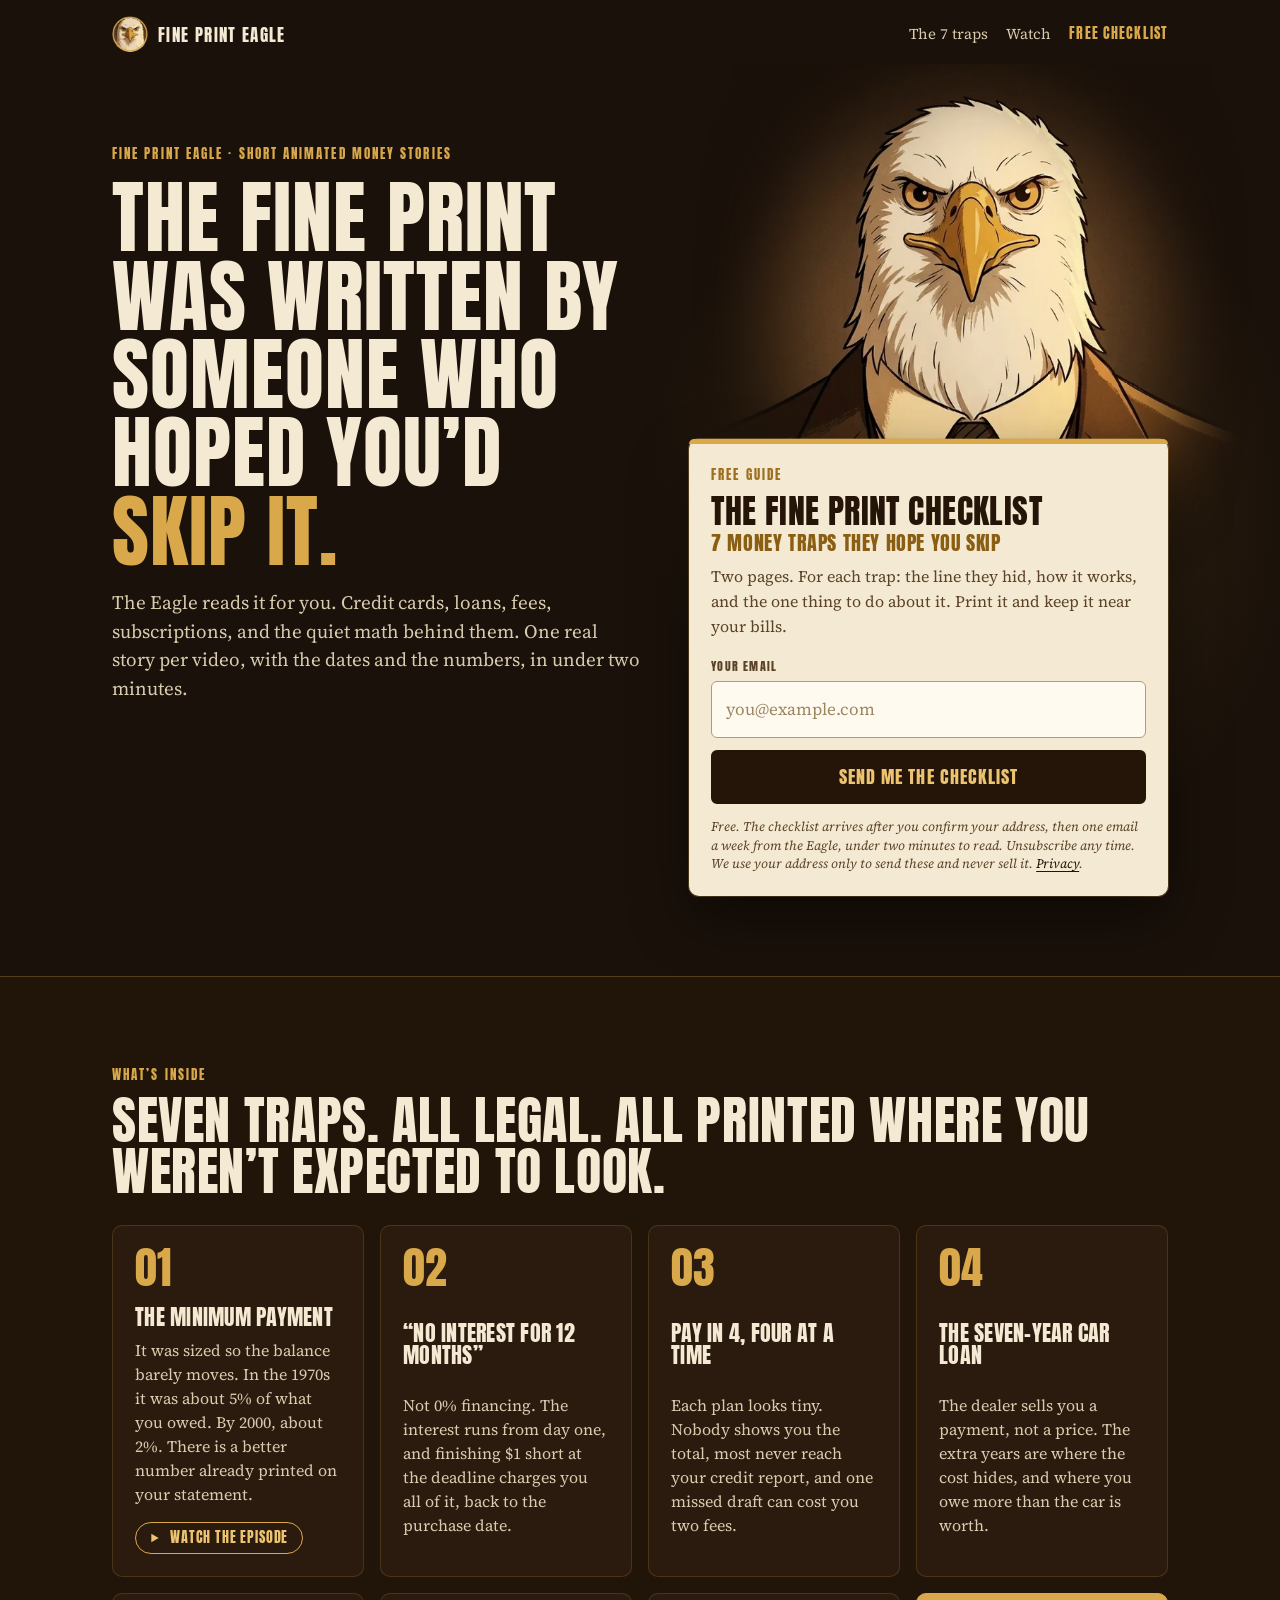
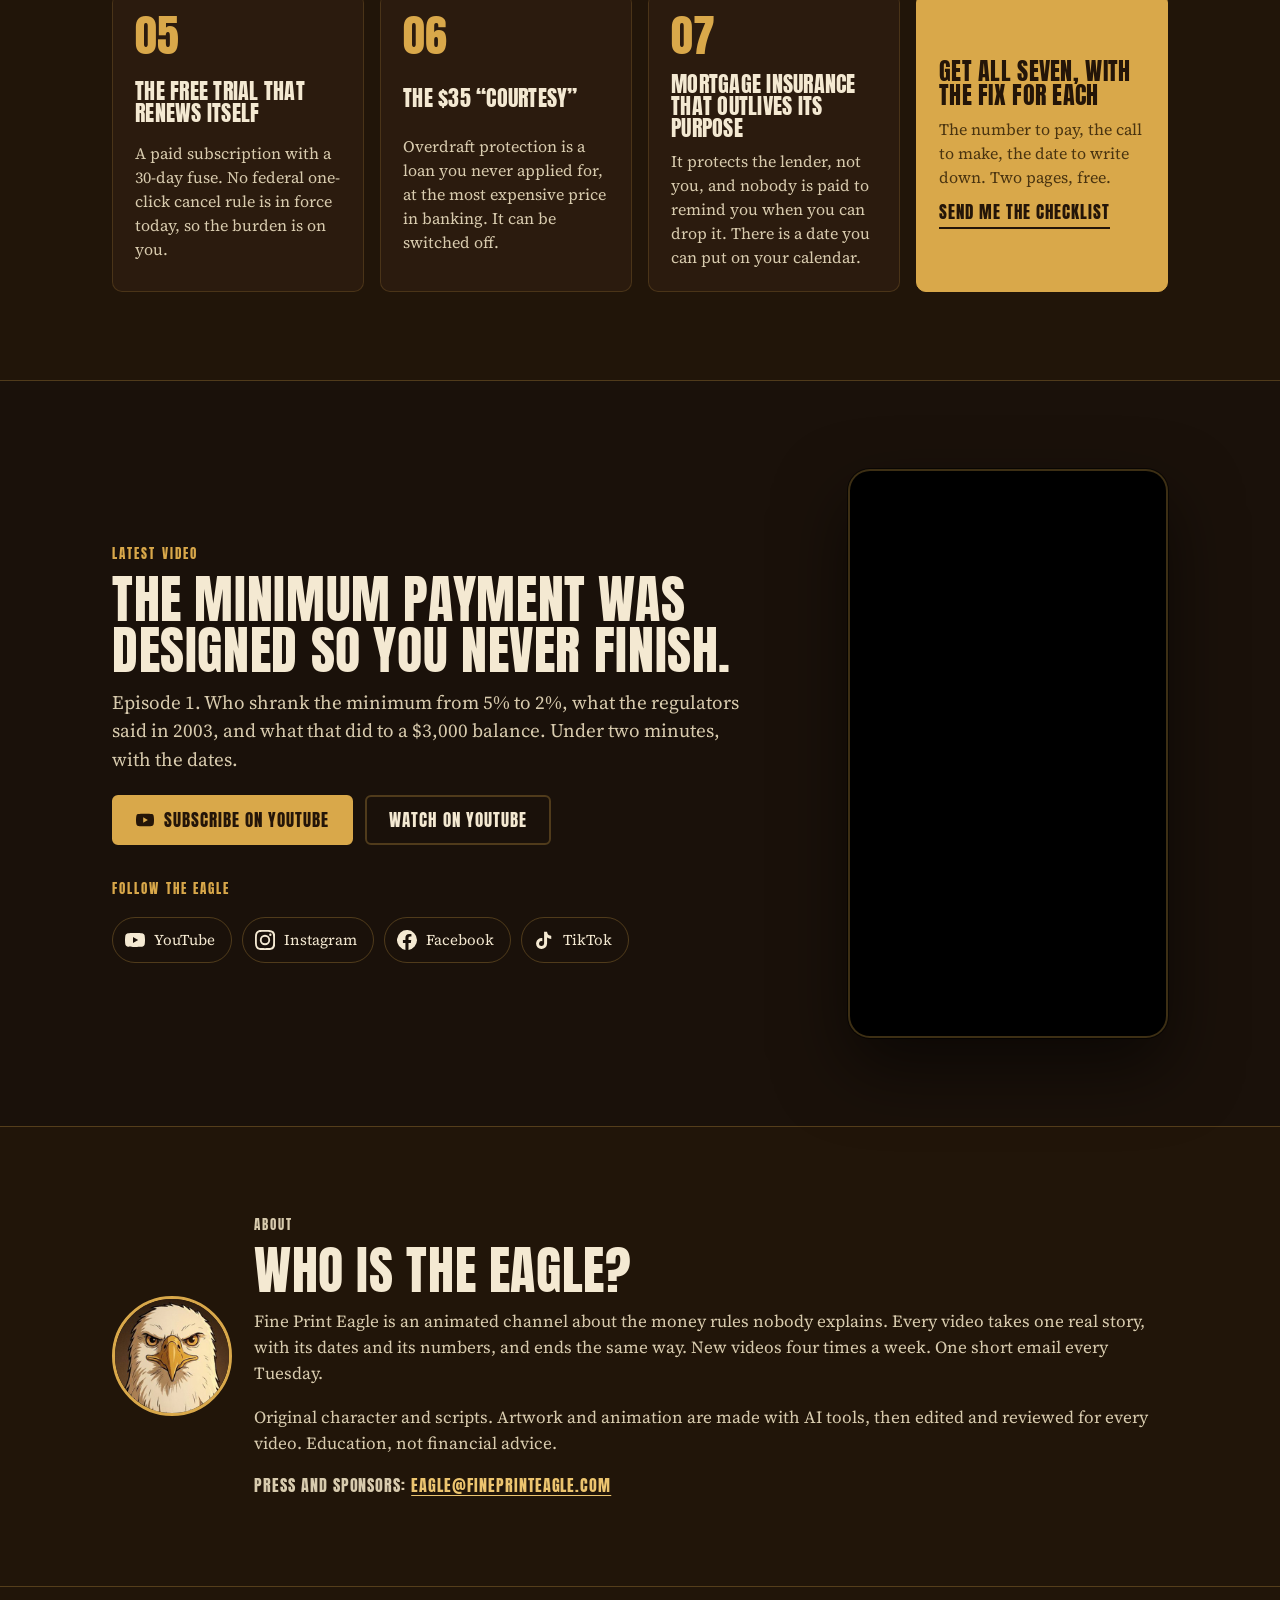
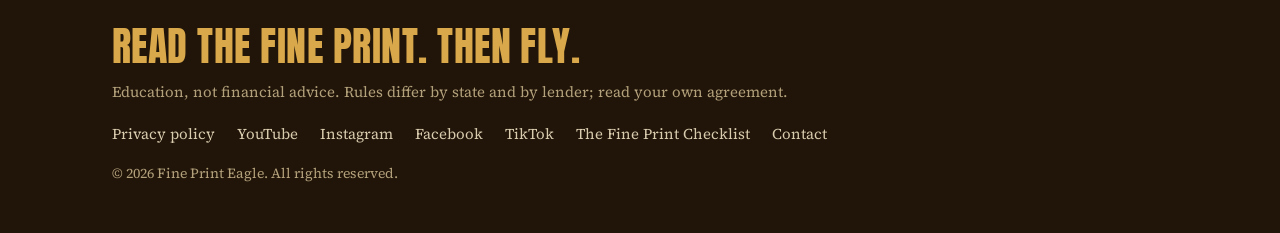
<file: index.html>
<!doctype html>
<html lang="en">
<head>
<meta charset="utf-8">
<meta name="viewport" content="width=device-width, initial-scale=1">
<title>Fine Print Eagle — Read the fine print. Then fly.</title>
<meta name="description" content="Short animated stories about the money rules nobody explains. Get the free Fine Print Checklist: 7 money traps hiding in your credit cards, loans, subscriptions and bank account.">
<link rel="canonical" href="https://fineprinteagle.com/">
<meta name="theme-color" content="#1a110a">

<meta property="og:type" content="website">
<meta property="og:site_name" content="Fine Print Eagle">
<meta property="og:url" content="https://fineprinteagle.com/">
<meta property="og:title" content="The Fine Print Checklist — 7 money traps they hope you skip">
<meta property="og:description" content="Free two-page guide from Fine Print Eagle: the line they hid, the mechanism, and the one thing to do about each. Plus one two-minute email a week.">
<meta property="og:image" content="https://fineprinteagle.com/assets/og-image.jpg">
<meta property="og:image:width" content="1200">
<meta property="og:image:height" content="630">
<meta property="og:image:alt" content="Fine Print Eagle, a bald eagle in a three-piece suit, beside the words The Fine Print Checklist">
<meta name="twitter:card" content="summary_large_image">
<meta name="twitter:title" content="The Fine Print Checklist — 7 money traps they hope you skip">
<meta name="twitter:description" content="Free two-page guide from Fine Print Eagle, plus one two-minute email a week.">
<meta name="twitter:image" content="https://fineprinteagle.com/assets/og-image.jpg">

<link rel="icon" type="image/png" sizes="32x32" href="/assets/favicon-32.png">
<link rel="icon" type="image/png" sizes="192x192" href="/assets/favicon-192.png">
<link rel="apple-touch-icon" href="/assets/apple-touch-icon.png">

<link rel="preconnect" href="https://fonts.googleapis.com">
<link rel="preconnect" href="https://fonts.gstatic.com" crossorigin>
<link href="https://fonts.googleapis.com/css2?family=Anton&family=Source+Serif+4:ital,opsz,wght@0,8..60,400;0,8..60,600;1,8..60,400&display=swap" rel="stylesheet">
<link rel="stylesheet" href="/assets/site.css?v=2">
</head>
<body>
<a class="skip" href="#signup">Skip to the signup form</a>

<header class="top">
  <div class="wrap">
    <a class="wordmark" href="/" aria-label="Fine Print Eagle home">
      <img src="/assets/favicon-192.png" width="36" height="36" alt="">
      <span>Fine Print Eagle</span>
    </a>
    <nav class="topnav" aria-label="Site">
      <a href="#traps">The 7 traps</a>
      <a href="#watch">Watch</a>
      <a class="cta" href="#signup" data-track="nav_checklist">Free checklist</a>
    </nav>
  </div>
</header>

<main id="main">
  <section class="hero" aria-labelledby="hero-title">
    <div class="wrap">
      <div class="hero-art rise">
        <picture>
          <source type="image/webp" srcset="/assets/eagle-480.webp 480w, /assets/eagle-800.webp 800w" sizes="(min-width:960px) 600px, 80vw">
          <img src="/assets/eagle-480.jpg" srcset="/assets/eagle-480.jpg 480w, /assets/eagle-800.jpg 800w" sizes="(min-width:960px) 600px, 80vw" width="800" height="800" alt="Fine Print Eagle: a bald eagle in a dark brown three-piece suit, looking straight at you." fetchpriority="high">
        </picture>
      </div>

      <div class="hero-copy">
        <p class="eyebrow rise">Fine Print Eagle · Short animated money stories</p>
        <h1 id="hero-title" class="rise d1">The fine print was written by someone who hoped you&rsquo;d <em>skip it.</em></h1>
        <p class="lede rise d2">The Eagle reads it for you. Credit cards, loans, fees, subscriptions, and the quiet math behind them. One real story per video, with the dates and the numbers, in under two minutes.</p>
      </div>

      <form id="signup" class="card rise d3" data-track-signup action="https://app.kit.com/forms/10162198/subscriptions" method="post" aria-labelledby="signup-title">
        <p class="eyebrow">Free guide</p>
        <h2 id="signup-title">The Fine Print Checklist <small>7 money traps they hope you skip</small></h2>
        <p class="what">Two pages. For each trap: the line they hid, how it works, and the one thing to do about it. Print it and keep it near your bills.</p>
        <label class="field" for="email">
          <span>Your email</span>
          <input id="email" type="email" name="email_address" placeholder="you@example.com" autocomplete="email" inputmode="email" required>
        </label>
        <button class="btn btn-ink" type="submit">Send me the checklist</button>
        <p class="fine">Free. The checklist arrives after you confirm your address, then one email a week from the Eagle, under two minutes to read. Unsubscribe any time. We use your address only to send these and never sell it. <a href="/privacy/">Privacy</a>.</p>
      </form>
    </div>
  </section>

  <section id="traps" class="band band-2" aria-labelledby="traps-title">
    <div class="wrap">
      <div class="band-head">
        <p class="eyebrow">What&rsquo;s inside</p>
        <h2 id="traps-title">Seven traps. All legal. All printed where you weren&rsquo;t expected to look.</h2>
      </div>
      <ol class="traps">
        <li class="trap">
          <span class="n" aria-hidden="true">01</span>
          <h3>The minimum payment</h3>
          <p>It was sized so the balance barely moves. In the 1970s it was about 5% of what you owed. By 2000, about 2%. There is a better number already printed on your statement.</p>
          <a class="trap-watch" href="https://www.youtube.com/shorts/a8QkwN_bDpg" target="_blank" rel="noopener" data-track="trap_watch_001"><svg viewBox="0 0 24 24" aria-hidden="true"><path d="M8 5.5v13l11-6.5z"/></svg>Watch the episode<span class="sr-only"> (opens YouTube)</span></a>
        </li>
        <li class="trap">
          <span class="n" aria-hidden="true">02</span>
          <h3>&ldquo;No interest for 12 months&rdquo;</h3>
          <p>Not 0% financing. The interest runs from day one, and finishing $1 short at the deadline charges you all of it, back to the purchase date.</p>
        </li>
        <li class="trap">
          <span class="n" aria-hidden="true">03</span>
          <h3>Pay in 4, four at a time</h3>
          <p>Each plan looks tiny. Nobody shows you the total, most never reach your credit report, and one missed draft can cost you two fees.</p>
        </li>
        <li class="trap">
          <span class="n" aria-hidden="true">04</span>
          <h3>The seven-year car loan</h3>
          <p>The dealer sells you a payment, not a price. The extra years are where the cost hides, and where you owe more than the car is worth.</p>
        </li>
        <li class="trap">
          <span class="n" aria-hidden="true">05</span>
          <h3>The free trial that renews itself</h3>
          <p>A paid subscription with a 30-day fuse. No federal one-click cancel rule is in force today, so the burden is on you.</p>
        </li>
        <li class="trap">
          <span class="n" aria-hidden="true">06</span>
          <h3>The $35 &ldquo;courtesy&rdquo;</h3>
          <p>Overdraft protection is a loan you never applied for, at the most expensive price in banking. It can be switched off.</p>
        </li>
        <li class="trap">
          <span class="n" aria-hidden="true">07</span>
          <h3>Mortgage insurance that outlives its purpose</h3>
          <p>It protects the lender, not you, and nobody is paid to remind you when you can drop it. There is a date you can put on your calendar.</p>
        </li>
        <li class="trap trap-cta">
          <h3>Get all seven, with the fix for each</h3>
          <p>The number to pay, the call to make, the date to write down. Two pages, free.</p>
          <a href="#signup" data-track="checklist_cta">Send me the checklist</a>
        </li>
      </ol>
    </div>
  </section>

  <section id="watch" class="band" aria-labelledby="watch-title">
    <div class="wrap video-grid">
      <div class="video-copy">
        <p class="eyebrow">Latest video</p>
        <h2 id="watch-title">The minimum payment was designed so you never finish.</h2>
        <p class="lede">Episode 1. Who shrank the minimum from 5% to 2%, what the regulators said in 2003, and what that did to a $3,000 balance. Under two minutes, with the dates.</p>
        <div class="actions">
          <a class="btn btn-gold" href="https://www.youtube.com/@FinePrintEagle?sub_confirmation=1" rel="noopener" data-track="subscribe_youtube">
            <svg viewBox="0 0 24 24" aria-hidden="true"><path d="M23.5 6.2a3 3 0 0 0-2.1-2.1C19.5 3.6 12 3.6 12 3.6s-7.5 0-9.4.5A3 3 0 0 0 .5 6.2 31 31 0 0 0 0 12a31 31 0 0 0 .5 5.8 3 3 0 0 0 2.1 2.1c1.9.5 9.4.5 9.4.5s7.5 0 9.4-.5a3 3 0 0 0 2.1-2.1A31 31 0 0 0 24 12a31 31 0 0 0-.5-5.8zM9.6 15.6V8.4l6.2 3.6-6.2 3.6z"/></svg>
            Subscribe on YouTube
          </a>
          <a class="btn btn-ghost" href="https://www.youtube.com/shorts/a8QkwN_bDpg" rel="noopener" data-track="watch_short">Watch on YouTube</a>
        </div>

        <p class="eyebrow" style="margin-top:34px">Follow the Eagle</p>
        <div class="follow">
          <a href="https://www.youtube.com/@FinePrintEagle" rel="noopener" data-track="follow_youtube">
            <svg viewBox="0 0 24 24" aria-hidden="true"><path d="M23.5 6.2a3 3 0 0 0-2.1-2.1C19.5 3.6 12 3.6 12 3.6s-7.5 0-9.4.5A3 3 0 0 0 .5 6.2 31 31 0 0 0 0 12a31 31 0 0 0 .5 5.8 3 3 0 0 0 2.1 2.1c1.9.5 9.4.5 9.4.5s7.5 0 9.4-.5a3 3 0 0 0 2.1-2.1A31 31 0 0 0 24 12a31 31 0 0 0-.5-5.8zM9.6 15.6V8.4l6.2 3.6-6.2 3.6z"/></svg>
            YouTube
          </a>
          <a href="https://www.instagram.com/fineprinteagle/" rel="noopener" data-track="follow_instagram">
            <svg viewBox="0 0 24 24" aria-hidden="true"><path d="M12 2.2c3.2 0 3.6 0 4.8.1 1.2.1 1.8.2 2.2.4.6.2 1 .5 1.4.9.4.4.7.8.9 1.4.2.4.4 1 .4 2.2.1 1.3.1 1.6.1 4.8s0 3.6-.1 4.8c-.1 1.2-.2 1.8-.4 2.2-.2.6-.5 1-.9 1.4-.4.4-.8.7-1.4.9-.4.2-1 .4-2.2.4-1.3.1-1.6.1-4.8.1s-3.6 0-4.8-.1c-1.2-.1-1.8-.2-2.2-.4-.6-.2-1-.5-1.4-.9-.4-.4-.7-.8-.9-1.4-.2-.4-.4-1-.4-2.2C2.2 15.6 2.2 15.2 2.2 12s0-3.6.1-4.8c.1-1.2.2-1.8.4-2.2.2-.6.5-1 .9-1.4.4-.4.8-.7 1.4-.9.4-.2 1-.4 2.2-.4C8.4 2.2 8.8 2.2 12 2.2M12 0C8.7 0 8.3 0 7.1.1 5.8.1 4.9.3 4.1.6c-.8.3-1.5.7-2.2 1.4C1.3 2.6.9 3.3.6 4.1.3 4.9.1 5.8.1 7.1 0 8.3 0 8.7 0 12s0 3.7.1 4.9c.1 1.3.3 2.2.6 3 .3.8.7 1.5 1.4 2.2.7.7 1.4 1.1 2.2 1.4.8.3 1.7.5 3 .6 1.2.1 1.6.1 4.9.1s3.7 0 4.9-.1c1.3-.1 2.2-.3 3-.6.8-.3 1.5-.7 2.2-1.4.7-.7 1.1-1.4 1.4-2.2.3-.8.5-1.7.6-3 .1-1.2.1-1.6.1-4.9s0-3.7-.1-4.9c-.1-1.3-.3-2.2-.6-3-.3-.8-.7-1.5-1.4-2.2C21.4 1.3 20.7.9 19.9.6c-.8-.3-1.7-.5-3-.6C15.7 0 15.3 0 12 0zm0 5.8a6.2 6.2 0 1 0 0 12.4 6.2 6.2 0 0 0 0-12.4zM12 16a4 4 0 1 1 0-8 4 4 0 0 1 0 8zm6.4-11.8a1.4 1.4 0 1 0 0 2.9 1.4 1.4 0 0 0 0-2.9z"/></svg>
            Instagram
          </a>
          <a href="https://www.facebook.com/fine.print.eagle" rel="noopener" data-track="follow_facebook">
            <svg viewBox="0 0 24 24" aria-hidden="true"><path d="M24 12a12 12 0 1 0-13.9 11.9v-8.4H7.1V12h3V9.4c0-3 1.8-4.7 4.5-4.7 1.3 0 2.7.2 2.7.2v3h-1.5c-1.5 0-2 .9-2 1.9V12h3.3l-.5 3.5h-2.8v8.4A12 12 0 0 0 24 12z"/></svg>
            Facebook
          </a>
          <a href="https://www.tiktok.com/@fineprinteagle" rel="noopener" data-track="follow_tiktok">
            <svg viewBox="0 0 24 24" aria-hidden="true"><path d="M19.6 6.7a5 5 0 0 1-3.9-4.4V2h-3.6v14.3a3 3 0 1 1-2.1-2.9V9.7a6.6 6.6 0 1 0 5.7 6.6V9.1a8.5 8.5 0 0 0 5 1.6V7.1a5 5 0 0 1-1.1-.4z"/></svg>
            TikTok
          </a>
        </div>
      </div>

      <div class="phone">
        <iframe src="https://www.youtube-nocookie.com/embed/a8QkwN_bDpg" title="Fine Print Eagle, episode 1: The minimum payment was designed so you never finish" loading="lazy" allow="accelerometer; encrypted-media; gyroscope; picture-in-picture; web-share" allowfullscreen referrerpolicy="strict-origin-when-cross-origin"></iframe>
      </div>
    </div>
  </section>

  <section id="about" class="band band-2" aria-labelledby="about-title">
    <div class="wrap about">
      <img src="/assets/eagle-head-320.jpg" width="120" height="120" alt="" loading="lazy">
      <div>
        <p class="eyebrow">About</p>
        <h2 id="about-title">Who is the Eagle?</h2>
        <p style="margin-top:12px">Fine Print Eagle is an animated channel about the money rules nobody explains. Every video takes one real story, with its dates and its numbers, and ends the same way. New videos four times a week. One short email every Tuesday.</p>
        <p>Original character and scripts. Artwork and animation are made with AI tools, then edited and reviewed for every video. Education, not financial advice.</p>
        <p class="contact" style="margin:0">Press and sponsors: <a href="mailto:eagle@fineprinteagle.com">eagle@fineprinteagle.com</a></p>
      </div>
    </div>
  </section>
</main>

<footer>
  <div class="wrap">
    <p class="mantra display">Read the fine print. Then fly.</p>
    <p class="legal">Education, not financial advice. Rules differ by state and by lender; read your own agreement.</p>
    <nav aria-label="Footer">
      <a href="/privacy/">Privacy policy</a>
      <a href="https://www.youtube.com/@FinePrintEagle" rel="noopener" data-track="footer_youtube">YouTube</a>
      <a href="https://www.instagram.com/fineprinteagle/" rel="noopener" data-track="footer_instagram">Instagram</a>
      <a href="https://www.facebook.com/fine.print.eagle" rel="noopener" data-track="footer_facebook">Facebook</a>
      <a href="https://www.tiktok.com/@fineprinteagle" rel="noopener" data-track="footer_tiktok">TikTok</a>
      <a href="/checklist/" data-track="footer_checklist">The Fine Print Checklist</a>
      <a href="mailto:eagle@fineprinteagle.com">Contact</a>
    </nav>
    <p class="copy">&copy; 2026 Fine Print Eagle. All rights reserved.</p>
  </div>
</footer>
<script src="/assets/config.js" defer></script>
<script src="/assets/track.js" defer></script>
</body>
</html>
</file>
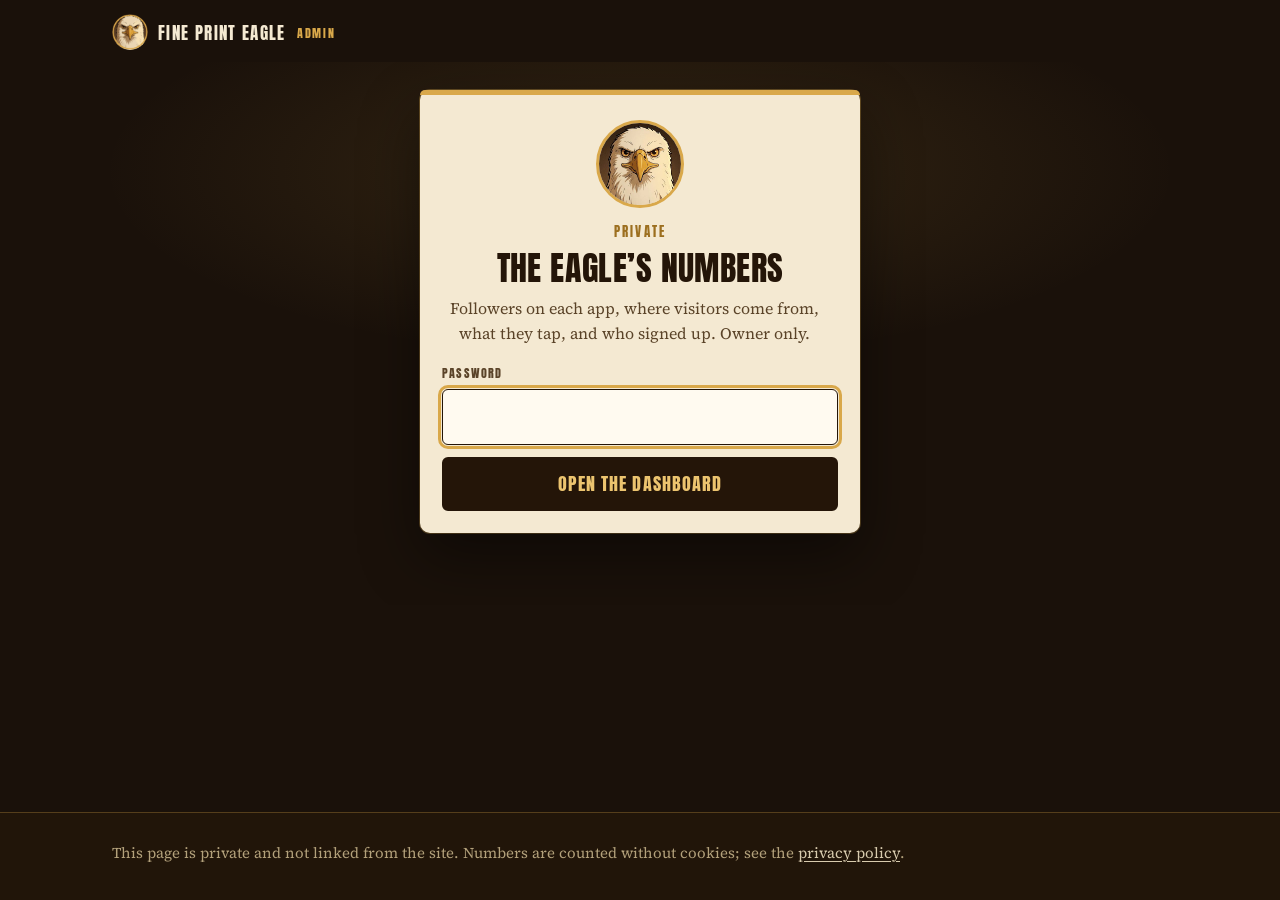
<file: admin/index.html>
<!doctype html>
<html lang="en">
<head>
<meta charset="utf-8">
<meta name="viewport" content="width=device-width, initial-scale=1">
<title>Admin — Fine Print Eagle</title>
<meta name="robots" content="noindex, nofollow, noarchive">
<meta name="referrer" content="no-referrer">
<meta name="theme-color" content="#1a110a">
<link rel="icon" type="image/png" sizes="32x32" href="/assets/favicon-32.png">
<link rel="icon" type="image/png" sizes="192x192" href="/assets/favicon-192.png">
<link rel="apple-touch-icon" href="/assets/apple-touch-icon.png">
<link rel="preconnect" href="https://fonts.googleapis.com">
<link rel="preconnect" href="https://fonts.gstatic.com" crossorigin>
<link href="https://fonts.googleapis.com/css2?family=Anton&family=Source+Serif+4:ital,opsz,wght@0,8..60,400;0,8..60,600;1,8..60,400&display=swap" rel="stylesheet">
<link rel="stylesheet" href="/assets/site.css">
<link rel="stylesheet" href="/assets/admin.css?v=3">
</head>
<body class="admin">
<a class="skip" href="#main">Skip to the numbers</a>

<header class="top">
  <div class="wrap">
    <a class="wordmark" href="/" aria-label="Fine Print Eagle home">
      <img src="/assets/favicon-192.png" width="36" height="36" alt="">
      <span>Fine Print Eagle <em class="admin-tag">Admin</em></span>
    </a>
    <nav class="topnav" aria-label="Admin">
      <button id="logout" class="linklike" type="button" hidden>Log out</button>
    </nav>
  </div>
</header>

<main id="main">

  <!-- Password screen -->
  <section id="login" class="login" aria-labelledby="login-title">
    <div class="wrap">
      <form id="login-form" class="card login-card" novalidate>
        <img src="/assets/eagle-head-320.jpg" width="88" height="88" alt="" class="login-eagle">
        <p class="eyebrow">Private</p>
        <h1 id="login-title">The Eagle&rsquo;s numbers</h1>
        <p class="what">Followers on each app, where visitors come from, what they tap, and who signed up. Owner only.</p>
        <label class="field" for="password">
          <span>Password</span>
          <input id="password" type="password" name="password" autocomplete="current-password" required autofocus>
        </label>
        <button id="login-btn" class="btn btn-ink" type="submit">Open the dashboard</button>
        <p id="login-msg" class="form-msg" role="alert" aria-live="polite"></p>
      </form>
    </div>
  </section>

  <!-- Dashboard -->
  <section id="dash" class="dash" hidden aria-labelledby="dash-title">
    <div class="wrap">
      <div class="dash-head">
        <div>
          <p class="eyebrow">Fine Print Eagle</p>
          <h1 id="dash-title">The numbers</h1>
        </div>
      </div>

      <div id="notice" class="notice" hidden role="status" aria-live="polite"></div>

      <!-- Your channels: followers and views on each app, from the daily snapshot -->
      <section id="channels-section" class="dash-section" aria-labelledby="channels-title">
        <div class="section-head">
          <div>
            <h2 id="channels-title">Your channels</h2>
            <p class="meta" id="channels-hint">Followers and views on each app, checked every morning.</p>
          </div>
          <button id="refresh-platforms" class="btn btn-ghost small" type="button">Refresh now</button>
        </div>
        <div id="channels" class="channels" aria-live="polite" aria-busy="true"></div>
        <section class="panel" aria-labelledby="posts-title" id="posts-panel">
          <div class="panel-head"><h2 id="posts-title">Top posts</h2><p class="hint" id="posts-hint">Most-viewed posts across the connected apps, from the latest check.</p></div>
          <div id="posts" class="table-wrap"></div>
        </section>
      </section>

      <!-- Where your followers are: countries per app (daily check; TikTok copied from TikTok Studio every Friday) -->
      <section id="where-section" class="dash-section" aria-labelledby="where-title">
        <div class="section-head">
          <div>
            <h2 id="where-title">Where your followers are</h2>
            <p class="meta" id="where-hint">Which countries your audience is in, app by app.</p>
          </div>
        </div>
        <div id="where" aria-live="polite" aria-busy="true">
          <section class="panel where-all" aria-labelledby="where-all-title">
            <div class="panel-head"><h3 id="where-all-title">All apps together</h3><p class="hint" id="where-all-hint">Your top countries across every app that shares them.</p></div>
            <div id="where-all"></div>
          </section>
          <div id="where-apps" class="where-apps"></div>
        </div>

        <!-- US states: the same idea, narrowed to followers in the United States -->
        <div id="where-states" class="where-states" aria-live="polite" aria-busy="true" role="region" aria-labelledby="states-title">
          <div class="where-sub-head">
            <h3 id="states-title">US states</h3>
            <p class="meta" id="states-hint">Which states your US audience is in, app by app.</p>
          </div>
          <section class="panel where-all" aria-labelledby="states-all-title">
            <div class="panel-head"><h4 id="states-all-title">All apps together</h4><p class="hint" id="states-all-hint">Your top US states across every app that shares them.</p></div>
            <div id="states-all"></div>
          </section>
          <div id="states-apps" class="where-apps"></div>
        </div>
      </section>

      <!-- Your website: visits counted on fineprinteagle.com -->
      <section class="dash-section" aria-labelledby="site-title">
        <div class="section-head">
          <div>
            <h2 id="site-title">Your website</h2>
            <p id="updated" class="meta">&nbsp;</p>
          </div>
          <div class="range" role="group" aria-label="Time range">
            <button type="button" data-range="today">Today</button>
            <button type="button" data-range="7d" aria-pressed="true">7 days</button>
            <button type="button" data-range="30d">30 days</button>
            <button type="button" data-range="all">All</button>
          </div>
        </div>

      <div id="summary-area" aria-live="polite" aria-busy="true">
        <div id="tiles" class="tiles">
          <div class="tile"><span class="tile-label">Visitors</span><span class="tile-num" data-k="visitors">&nbsp;</span><span class="tile-sub">People who opened the site</span></div>
          <div class="tile"><span class="tile-label">Page views</span><span class="tile-num" data-k="pageviews">&nbsp;</span><span class="tile-sub">Pages opened in total</span></div>
          <div class="tile"><span class="tile-label">Signups</span><span class="tile-num" data-k="signups">&nbsp;</span><span class="tile-sub">Asked for the checklist</span></div>
          <div class="tile"><span class="tile-label">Signup rate</span><span class="tile-num" data-k="rate">&nbsp;</span><span class="tile-sub">Signups per 100 visitors</span></div>
        </div>

        <div id="empty" class="empty" hidden>
          <img src="/assets/eagle-head-320.jpg" width="96" height="96" alt="">
          <h2>No visits yet</h2>
          <p>Nothing has been counted in this range. Share a short link, such as <strong>fineprinteagle.com/ig</strong>, and the numbers appear here within a minute.</p>
        </div>

        <div id="charts">
          <section class="panel" aria-labelledby="trend-title">
            <div class="panel-head"><h2 id="trend-title">Visits over time</h2><p class="hint" id="trend-hint"></p></div>
            <div id="trend" class="chart" role="img" aria-label="Visitors per day"></div>
          </section>

          <div class="grid-2">
            <section class="panel" aria-labelledby="sources-title">
              <div class="panel-head"><h2 id="sources-title">Where people come from</h2><p class="hint">By the link they tapped or the site they came from.</p></div>
              <div id="sources"></div>
            </section>
            <section class="panel" aria-labelledby="clicks-title">
              <div class="panel-head"><h2 id="clicks-title">What they click</h2><p class="hint">Buttons and links tapped on the site.</p></div>
              <div id="clicks"></div>
            </section>
            <section class="panel" aria-labelledby="countries-title">
              <div class="panel-head"><h2 id="countries-title">Top countries</h2></div>
              <div id="countries"></div>
            </section>
            <section class="panel" aria-labelledby="us-states-title" id="us-states-panel">
              <div class="panel-head"><h2 id="us-states-title">Top US states</h2><p class="hint" id="us-states-hint">Visitors in the United States, by state.</p></div>
              <div id="us-states"></div>
            </section>
            <section class="panel" aria-labelledby="devices-title">
              <div class="panel-head"><h2 id="devices-title">Phones or computers</h2></div>
              <div id="devices"></div>
            </section>
            <section class="panel" aria-labelledby="pages-title">
              <div class="panel-head"><h2 id="pages-title">Pages people open</h2></div>
              <div id="pages"></div>
            </section>
          </div>
        </div>
      </div>

      </section>

      <section class="panel" aria-labelledby="signups-title" id="signups-panel">
        <div class="panel-head panel-head-actions">
          <div>
            <h2 id="signups-title">Who signed up</h2>
            <p class="hint" id="signups-hint">Everyone who asked for the checklist, newest first. &ldquo;Confirmed&rdquo; means they clicked the link in Kit&rsquo;s email.</p>
          </div>
          <div class="actions-row">
            <button id="copy-emails" class="btn btn-ghost small" type="button">Copy all emails</button>
            <button id="download-csv" class="btn btn-ghost small" type="button">Download CSV</button>
            <a class="open-app" href="https://app.kit.com/subscribers" rel="noopener" target="_blank">Open Kit</a>
          </div>
        </div>
        <p id="kit-note" class="kit-note" hidden></p>
        <div id="signups" class="table-wrap"></div>
      </section>

    </div>
  </section>
</main>

<footer>
  <div class="wrap">
    <p class="legal">This page is private and not linked from the site. Numbers are counted without cookies; see the <a href="/privacy/">privacy policy</a>.</p>
  </div>
</footer>

<div id="tooltip" class="tooltip" hidden></div>
<script src="/assets/config.js"></script>
<script src="/assets/admin.js?v=3" defer></script>
</body>
</html>
</file>
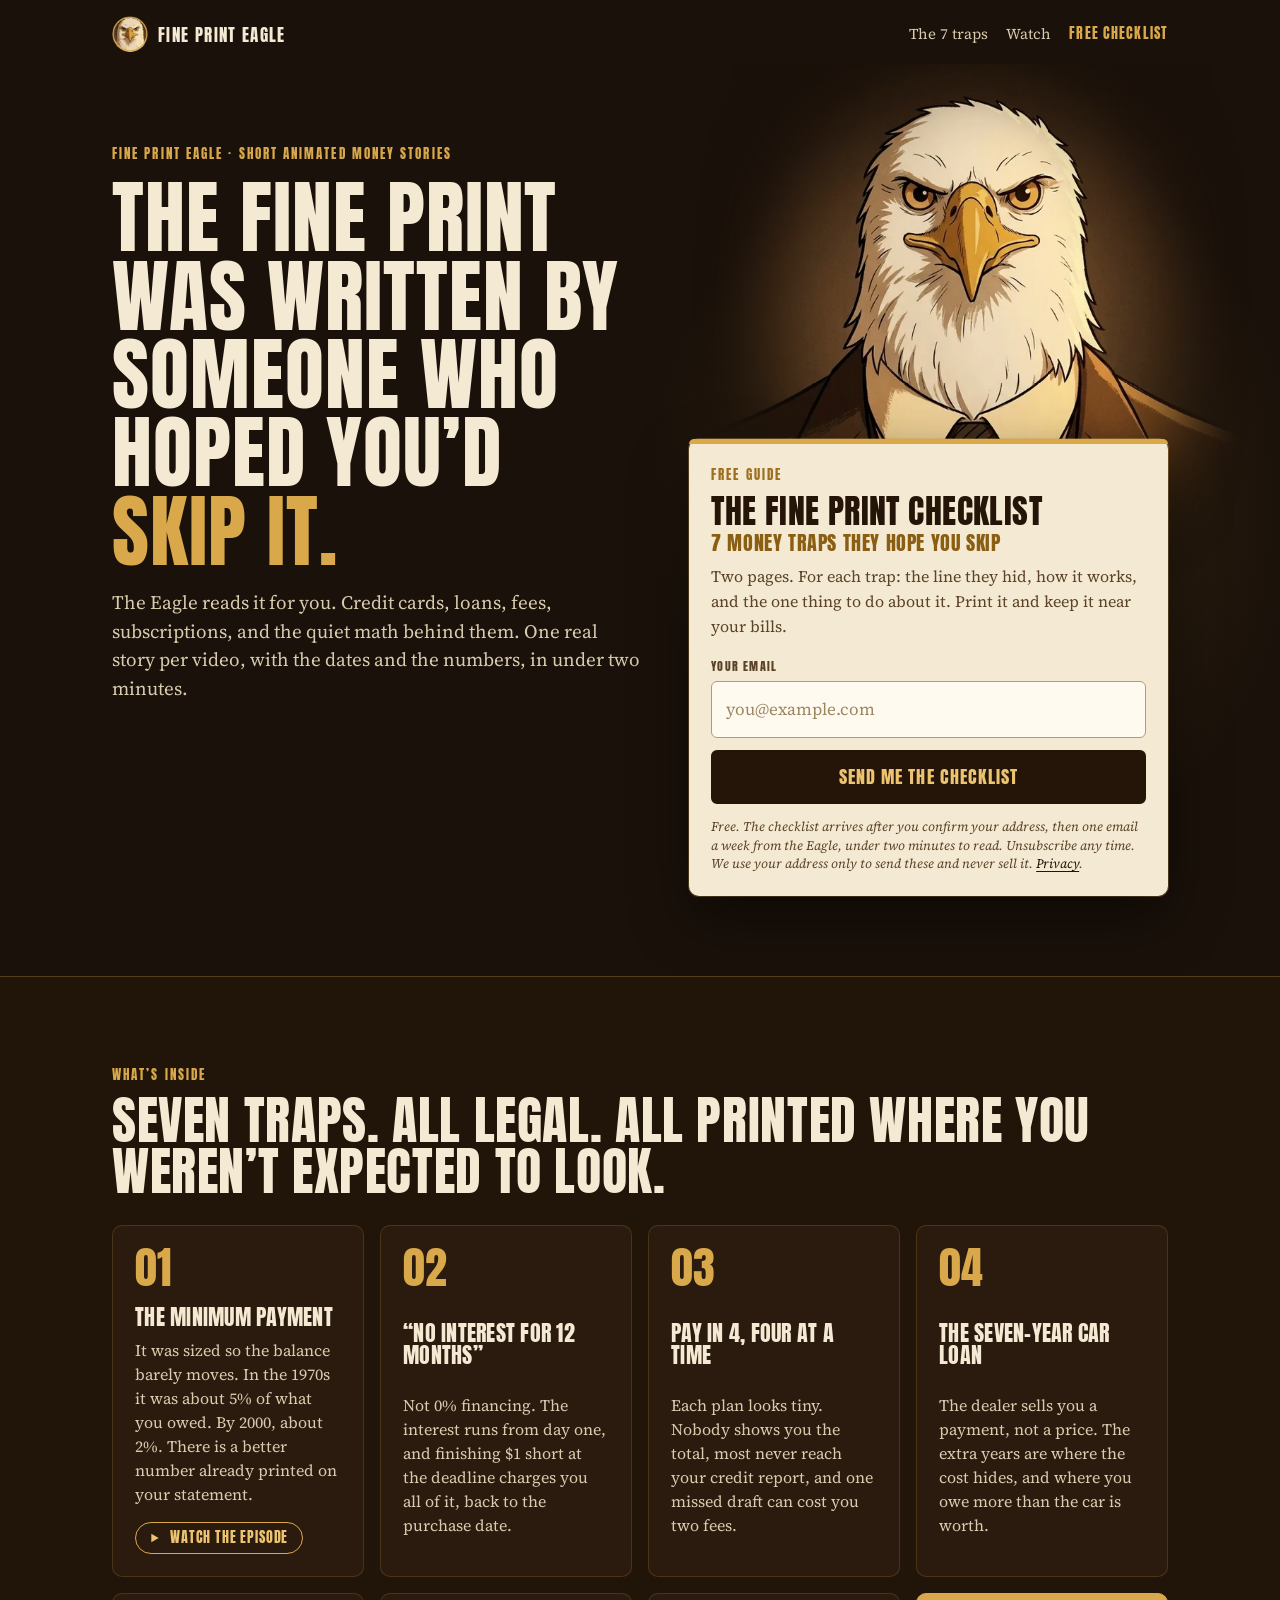
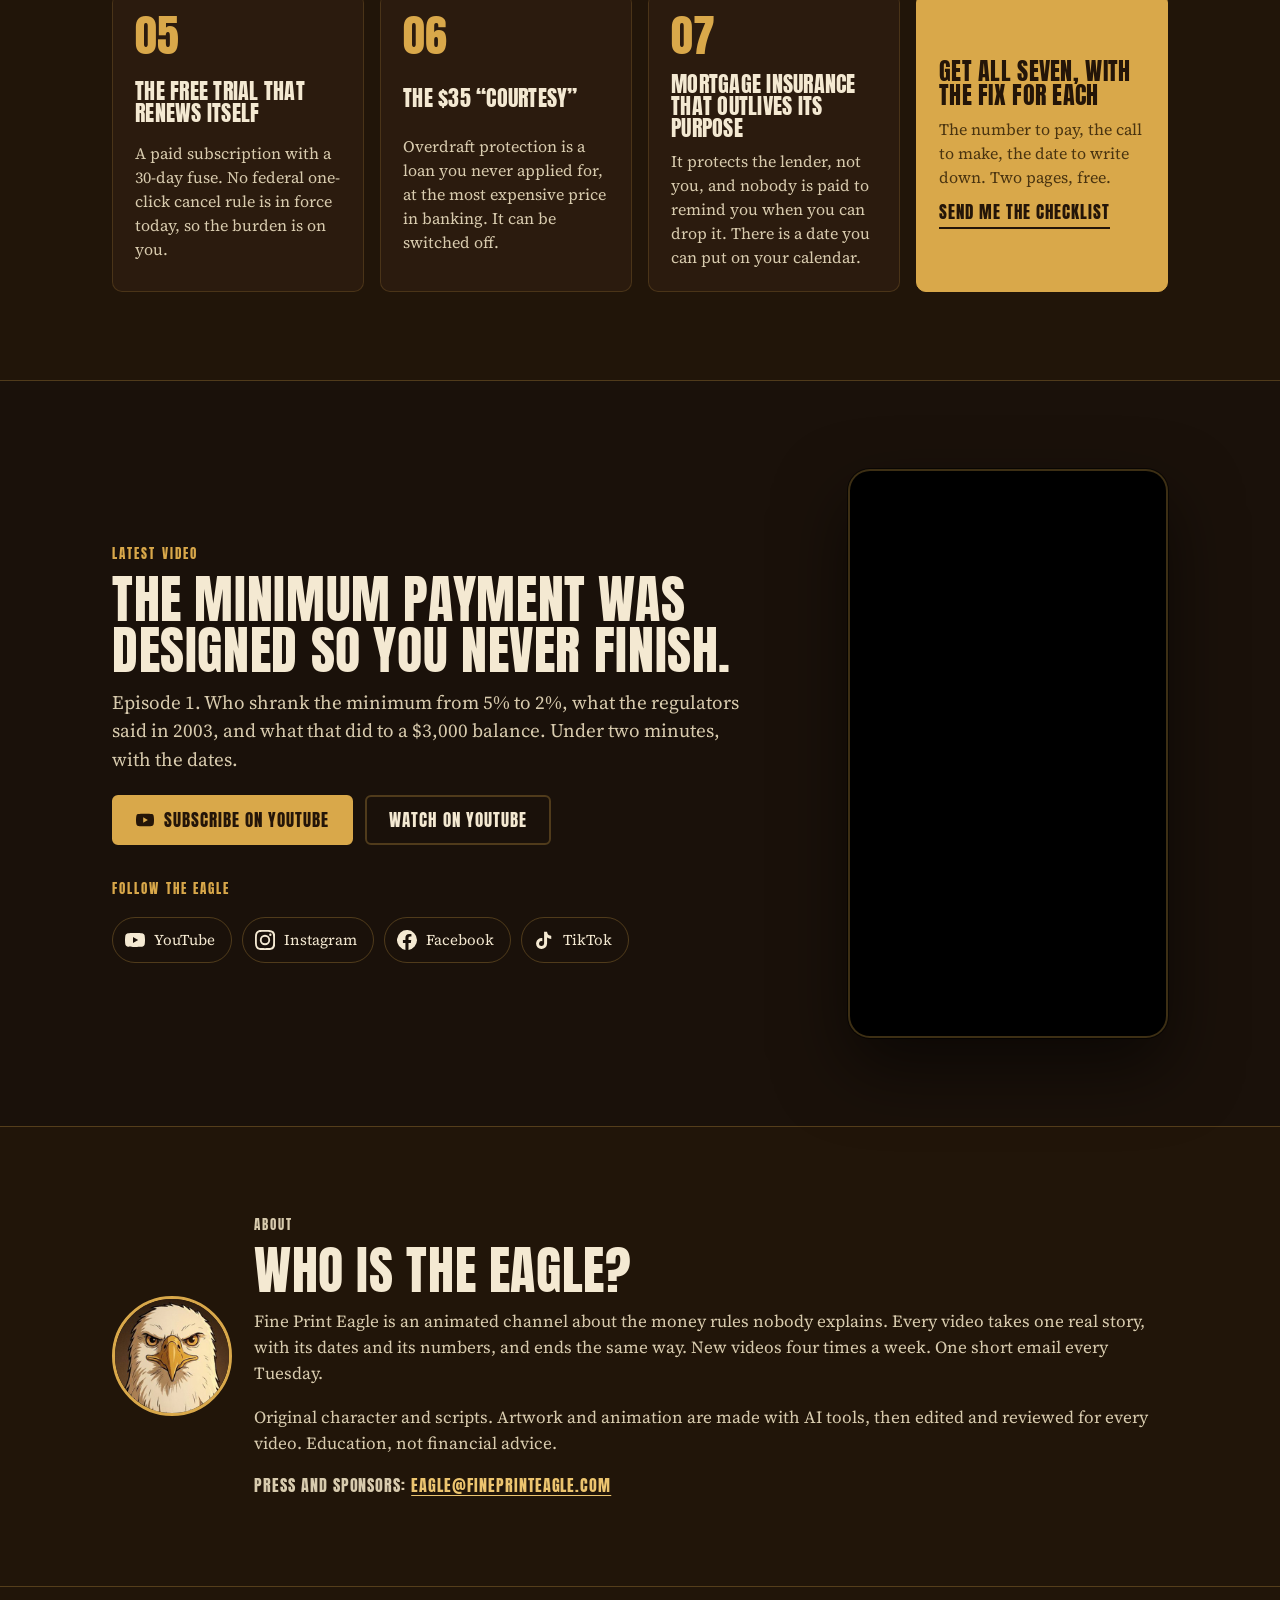
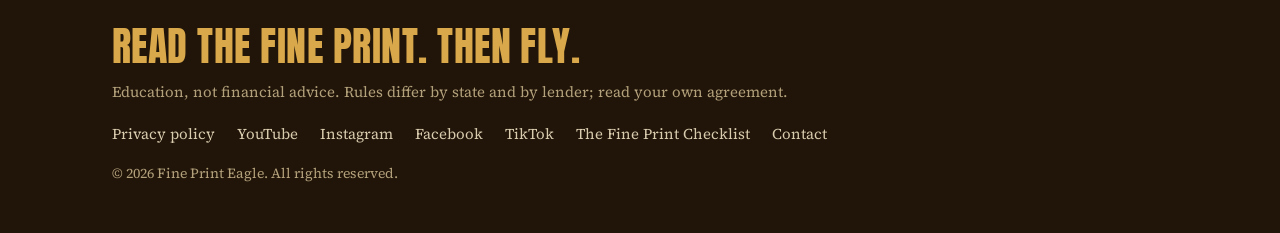
<file: fb/index.html>
<!doctype html>
<html lang="en">
<head>
<meta charset="utf-8">
<meta name="viewport" content="width=device-width, initial-scale=1">
<title>Fine Print Eagle</title>
<meta name="robots" content="noindex, nofollow">
<meta name="theme-color" content="#1a110a">
<link rel="icon" type="image/png" sizes="32x32" href="/assets/favicon-32.png">
<script>location.replace("/?src=facebook" + (location.hash || ""));</script>
<meta http-equiv="refresh" content="0; url=/?src=facebook">
<style>body{margin:0;background:#1a110a;color:#d8cbae;font-family:Charter,"Iowan Old Style",Georgia,serif;display:grid;place-items:center;min-height:100vh;text-align:center;padding:24px}a{color:#ecc46f}</style>
</head>
<body>
  <p>Welcome from Facebook. <a href="/?src=facebook">Continue to Fine Print Eagle</a>.</p>
</body>
</html>
</file>
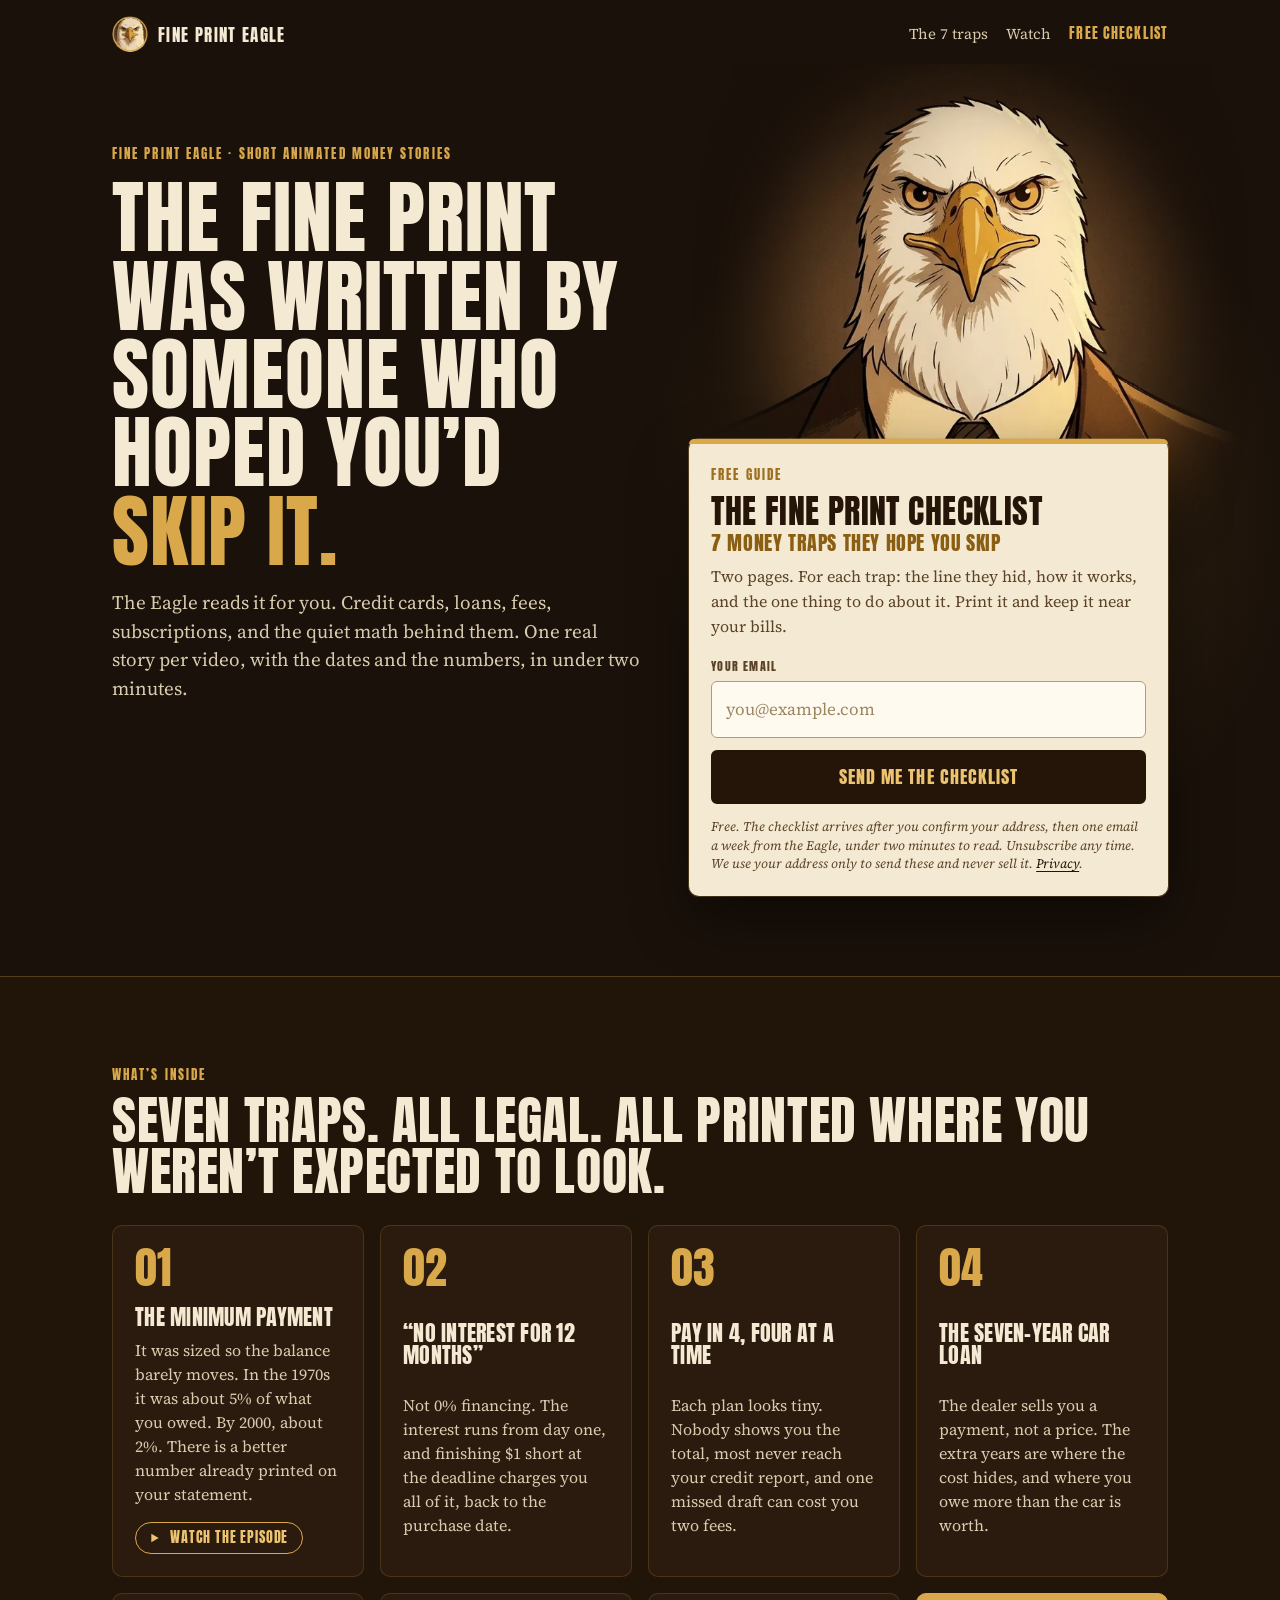
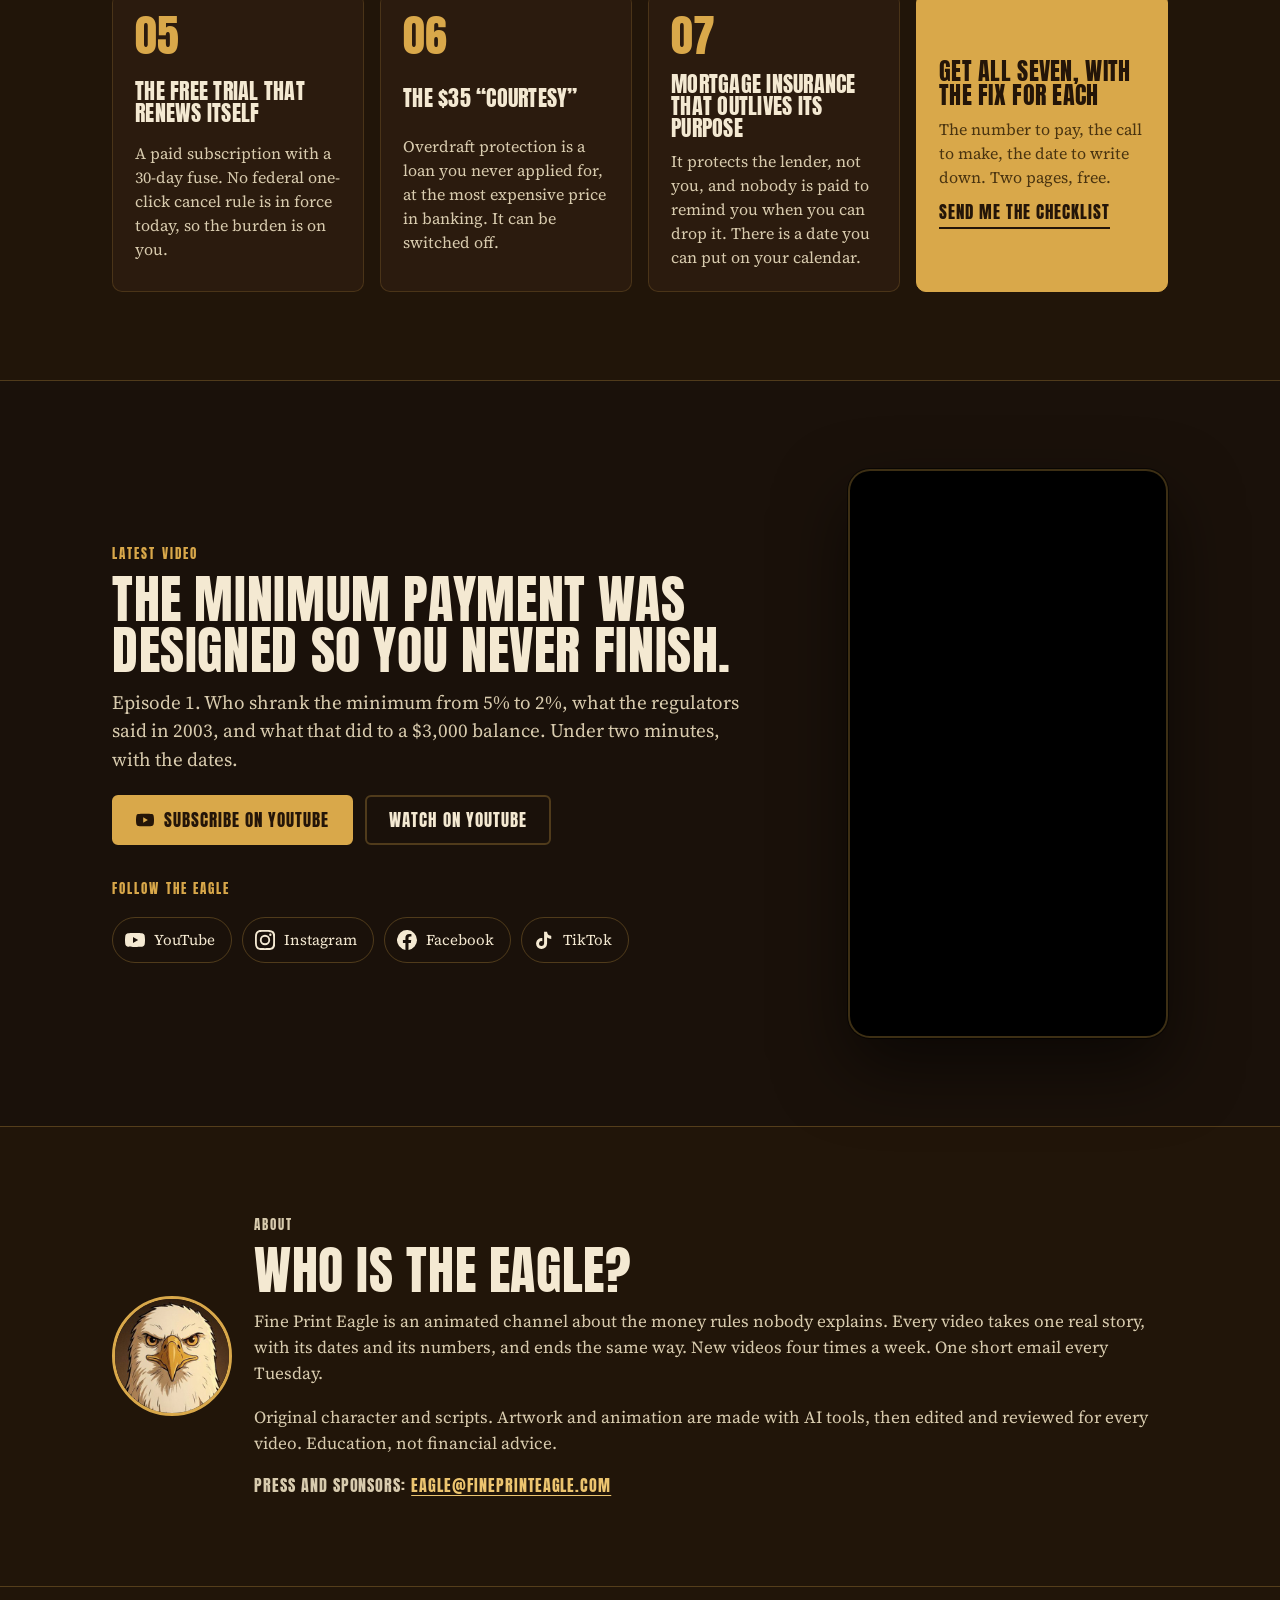
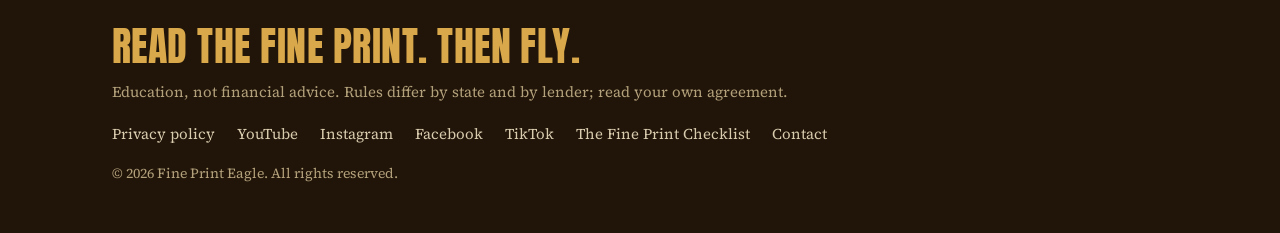
<file: ig/index.html>
<!doctype html>
<html lang="en">
<head>
<meta charset="utf-8">
<meta name="viewport" content="width=device-width, initial-scale=1">
<title>Fine Print Eagle</title>
<meta name="robots" content="noindex, nofollow">
<meta name="theme-color" content="#1a110a">
<link rel="icon" type="image/png" sizes="32x32" href="/assets/favicon-32.png">
<script>location.replace("/?src=instagram" + (location.hash || ""));</script>
<meta http-equiv="refresh" content="0; url=/?src=instagram">
<style>body{margin:0;background:#1a110a;color:#d8cbae;font-family:Charter,"Iowan Old Style",Georgia,serif;display:grid;place-items:center;min-height:100vh;text-align:center;padding:24px}a{color:#ecc46f}</style>
</head>
<body>
  <p>Welcome from Instagram. <a href="/?src=instagram">Continue to Fine Print Eagle</a>.</p>
</body>
</html>
</file>
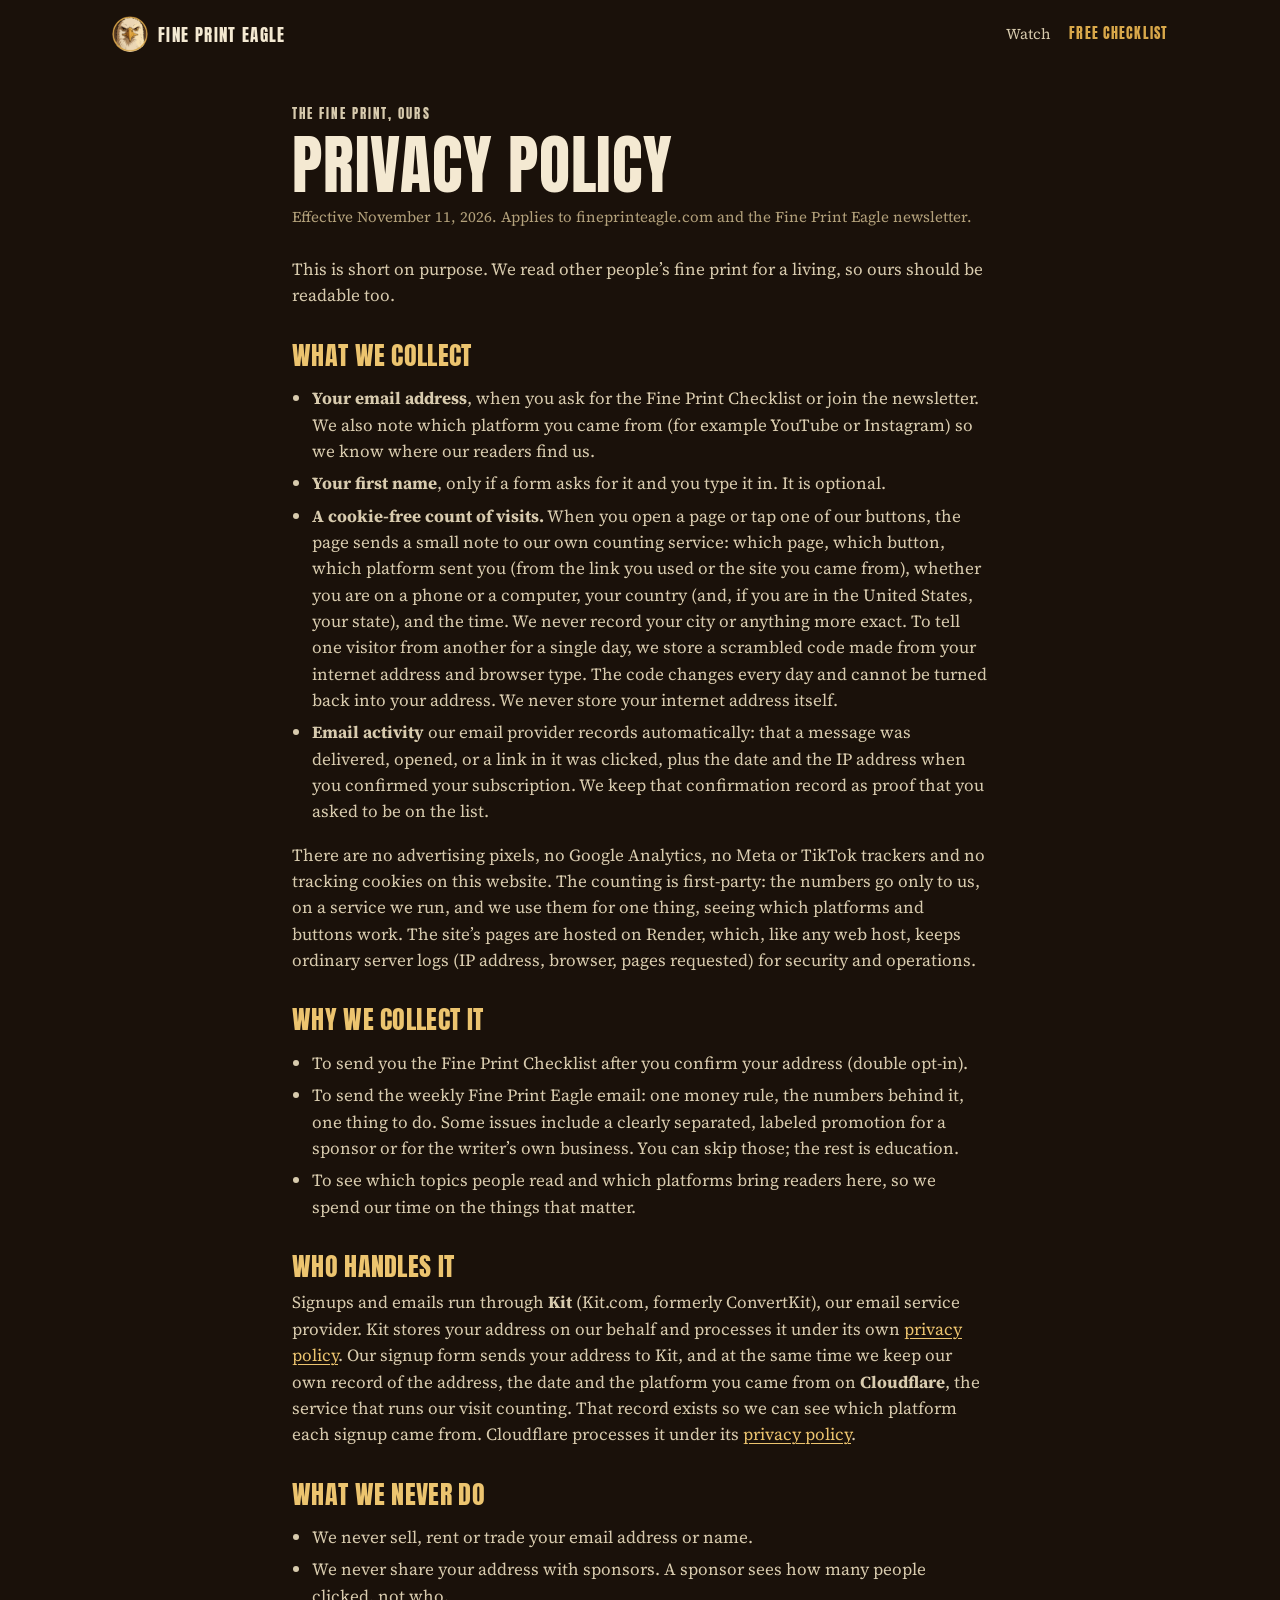
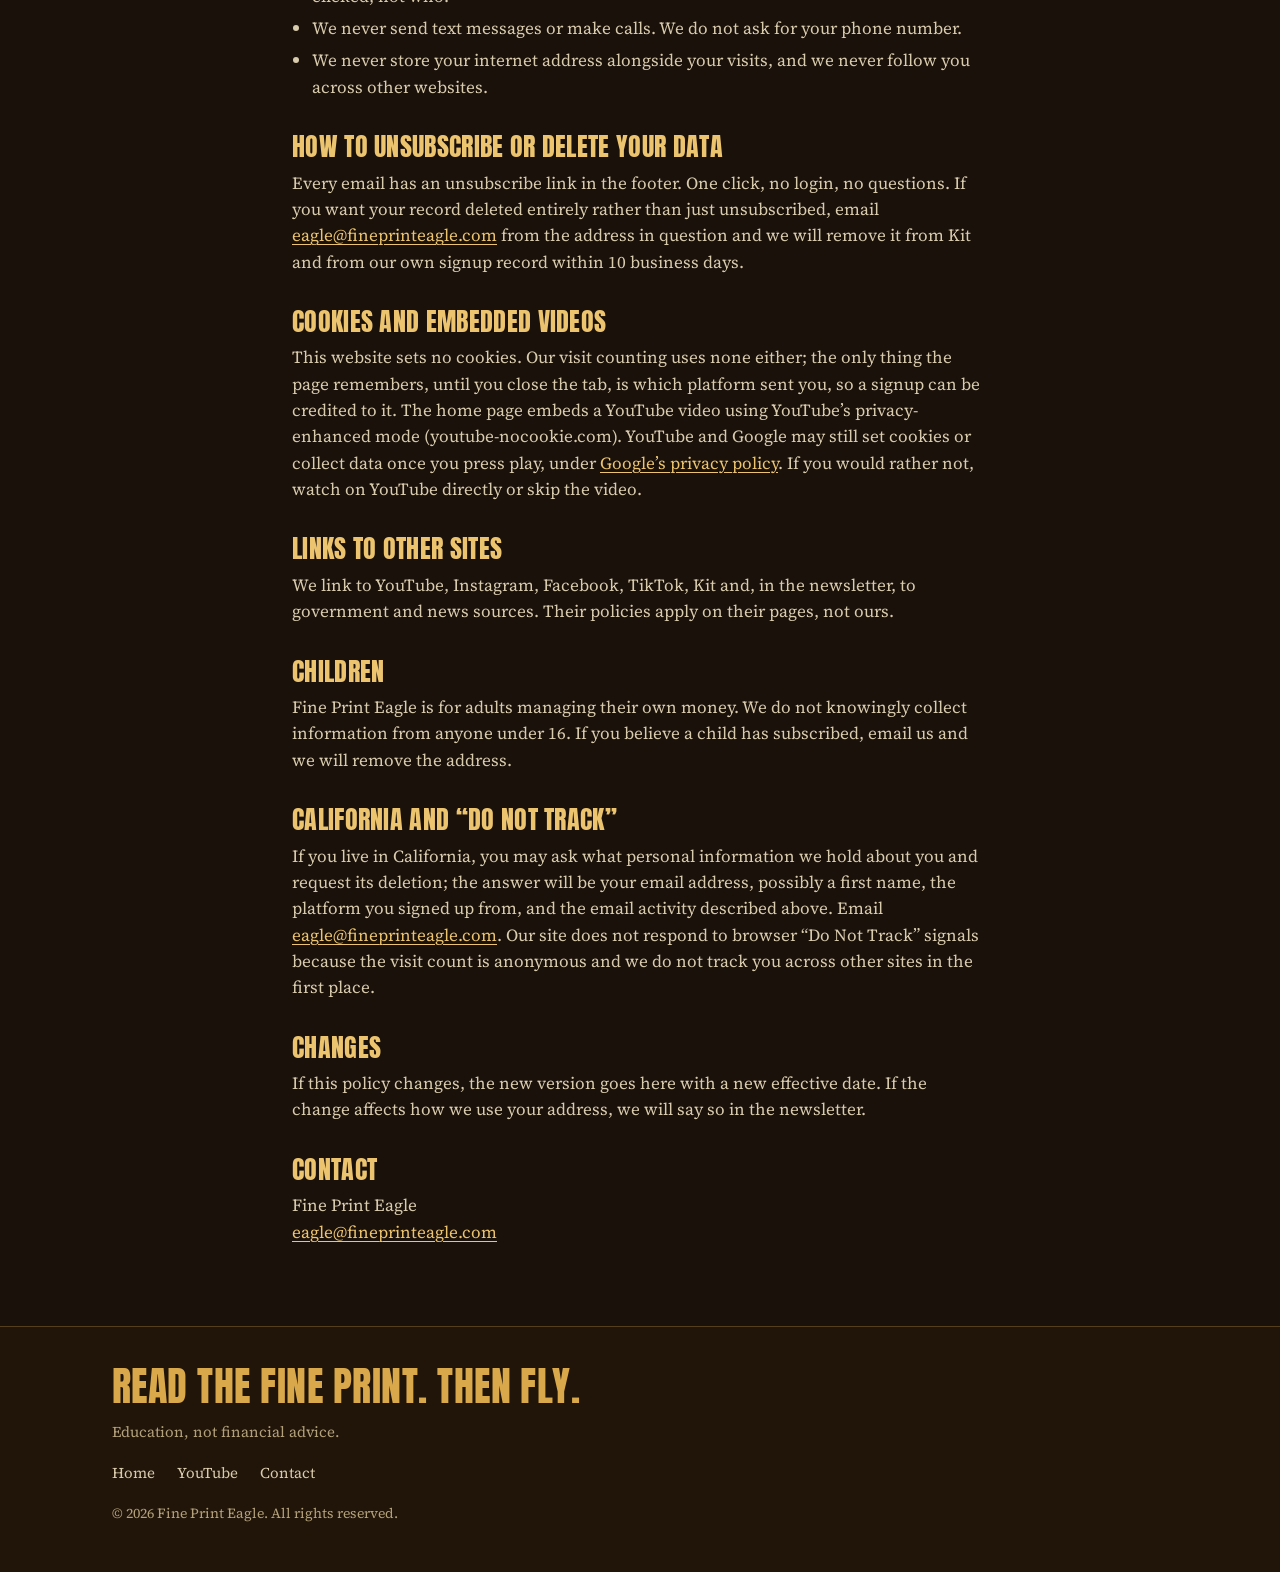
<file: privacy/index.html>
<!doctype html>
<html lang="en">
<head>
<meta charset="utf-8">
<meta name="viewport" content="width=device-width, initial-scale=1">
<title>Privacy policy — Fine Print Eagle</title>
<meta name="description" content="What Fine Print Eagle collects (your email, and a cookie-free count of visits), why, and how to stop it. Plain English, no surprises.">
<link rel="canonical" href="https://fineprinteagle.com/privacy/">
<meta name="robots" content="noindex, follow">
<meta name="theme-color" content="#1a110a">
<link rel="icon" type="image/png" sizes="32x32" href="/assets/favicon-32.png">
<link rel="icon" type="image/png" sizes="192x192" href="/assets/favicon-192.png">
<link rel="apple-touch-icon" href="/assets/apple-touch-icon.png">
<link rel="preconnect" href="https://fonts.googleapis.com">
<link rel="preconnect" href="https://fonts.gstatic.com" crossorigin>
<link href="https://fonts.googleapis.com/css2?family=Anton&family=Source+Serif+4:ital,opsz,wght@0,8..60,400;0,8..60,600;1,8..60,400&display=swap" rel="stylesheet">
<link rel="stylesheet" href="/assets/site.css?v=2">
</head>
<body>
<header class="top">
  <div class="wrap">
    <a class="wordmark" href="/" aria-label="Fine Print Eagle home">
      <img src="/assets/favicon-192.png" width="36" height="36" alt="">
      <span>Fine Print Eagle</span>
    </a>
    <nav class="topnav" aria-label="Site">
      <a href="/#watch">Watch</a>
      <a class="cta" href="/#signup" data-track="nav_checklist">Free checklist</a>
    </nav>
  </div>
</header>

<main class="page">
  <div class="wrap">
    <p class="eyebrow">The fine print, ours</p>
    <h1>Privacy policy</h1>
    <p class="meta">Effective November 11, 2026. Applies to fineprinteagle.com and the Fine Print Eagle newsletter.</p>

    <p>This is short on purpose. We read other people&rsquo;s fine print for a living, so ours should be readable too.</p>

    <h2>What we collect</h2>
    <ul>
      <li><strong>Your email address</strong>, when you ask for the Fine Print Checklist or join the newsletter. We also note which platform you came from (for example YouTube or Instagram) so we know where our readers find us.</li>
      <li><strong>Your first name</strong>, only if a form asks for it and you type it in. It is optional.</li>
      <li><strong>A cookie-free count of visits.</strong> When you open a page or tap one of our buttons, the page sends a small note to our own counting service: which page, which button, which platform sent you (from the link you used or the site you came from), whether you are on a phone or a computer, your country (and, if you are in the United States, your state), and the time. We never record your city or anything more exact. To tell one visitor from another for a single day, we store a scrambled code made from your internet address and browser type. The code changes every day and cannot be turned back into your address. We never store your internet address itself.</li>
      <li><strong>Email activity</strong> our email provider records automatically: that a message was delivered, opened, or a link in it was clicked, plus the date and the IP address when you confirmed your subscription. We keep that confirmation record as proof that you asked to be on the list.</li>
    </ul>
    <p>There are no advertising pixels, no Google Analytics, no Meta or TikTok trackers and no tracking cookies on this website. The counting is first-party: the numbers go only to us, on a service we run, and we use them for one thing, seeing which platforms and buttons work. The site&rsquo;s pages are hosted on Render, which, like any web host, keeps ordinary server logs (IP address, browser, pages requested) for security and operations.</p>

    <h2>Why we collect it</h2>
    <ul>
      <li>To send you the Fine Print Checklist after you confirm your address (double opt-in).</li>
      <li>To send the weekly Fine Print Eagle email: one money rule, the numbers behind it, one thing to do. Some issues include a clearly separated, labeled promotion for a sponsor or for the writer&rsquo;s own business. You can skip those; the rest is education.</li>
      <li>To see which topics people read and which platforms bring readers here, so we spend our time on the things that matter.</li>
    </ul>

    <h2>Who handles it</h2>
    <p>Signups and emails run through <strong>Kit</strong> (Kit.com, formerly ConvertKit), our email service provider. Kit stores your address on our behalf and processes it under its own <a href="https://kit.com/privacy" rel="noopener">privacy policy</a>. Our signup form sends your address to Kit, and at the same time we keep our own record of the address, the date and the platform you came from on <strong>Cloudflare</strong>, the service that runs our visit counting. That record exists so we can see which platform each signup came from. Cloudflare processes it under its <a href="https://www.cloudflare.com/privacypolicy/" rel="noopener">privacy policy</a>.</p>

    <h2>What we never do</h2>
    <ul>
      <li>We never sell, rent or trade your email address or name.</li>
      <li>We never share your address with sponsors. A sponsor sees how many people clicked, not who.</li>
      <li>We never send text messages or make calls. We do not ask for your phone number.</li>
      <li>We never store your internet address alongside your visits, and we never follow you across other websites.</li>
    </ul>

    <h2>How to unsubscribe or delete your data</h2>
    <p>Every email has an unsubscribe link in the footer. One click, no login, no questions. If you want your record deleted entirely rather than just unsubscribed, email <a href="mailto:eagle@fineprinteagle.com">eagle@fineprinteagle.com</a> from the address in question and we will remove it from Kit and from our own signup record within 10 business days.</p>

    <h2>Cookies and embedded videos</h2>
    <p>This website sets no cookies. Our visit counting uses none either; the only thing the page remembers, until you close the tab, is which platform sent you, so a signup can be credited to it. The home page embeds a YouTube video using YouTube&rsquo;s privacy-enhanced mode (youtube-nocookie.com). YouTube and Google may still set cookies or collect data once you press play, under <a href="https://policies.google.com/privacy" rel="noopener">Google&rsquo;s privacy policy</a>. If you would rather not, watch on YouTube directly or skip the video.</p>

    <h2>Links to other sites</h2>
    <p>We link to YouTube, Instagram, Facebook, TikTok, Kit and, in the newsletter, to government and news sources. Their policies apply on their pages, not ours.</p>

    <h2>Children</h2>
    <p>Fine Print Eagle is for adults managing their own money. We do not knowingly collect information from anyone under 16. If you believe a child has subscribed, email us and we will remove the address.</p>

    <h2>California and &ldquo;Do Not Track&rdquo;</h2>
    <p>If you live in California, you may ask what personal information we hold about you and request its deletion; the answer will be your email address, possibly a first name, the platform you signed up from, and the email activity described above. Email <a href="mailto:eagle@fineprinteagle.com">eagle@fineprinteagle.com</a>. Our site does not respond to browser &ldquo;Do Not Track&rdquo; signals because the visit count is anonymous and we do not track you across other sites in the first place.</p>

    <h2>Changes</h2>
    <p>If this policy changes, the new version goes here with a new effective date. If the change affects how we use your address, we will say so in the newsletter.</p>

    <h2>Contact</h2>
    <p>Fine Print Eagle<br><a href="mailto:eagle@fineprinteagle.com">eagle@fineprinteagle.com</a></p>
  </div>
</main>

<footer>
  <div class="wrap">
    <p class="mantra display">Read the fine print. Then fly.</p>
    <p class="legal">Education, not financial advice.</p>
    <nav aria-label="Footer">
      <a href="/">Home</a>
      <a href="https://www.youtube.com/@FinePrintEagle" rel="noopener" data-track="footer_youtube">YouTube</a>
      <a href="mailto:eagle@fineprinteagle.com">Contact</a>
    </nav>
    <p class="copy">&copy; 2026 Fine Print Eagle. All rights reserved.</p>
  </div>
</footer>
<script src="/assets/config.js" defer></script>
<script src="/assets/track.js" defer></script>
</body>
</html>
</file>
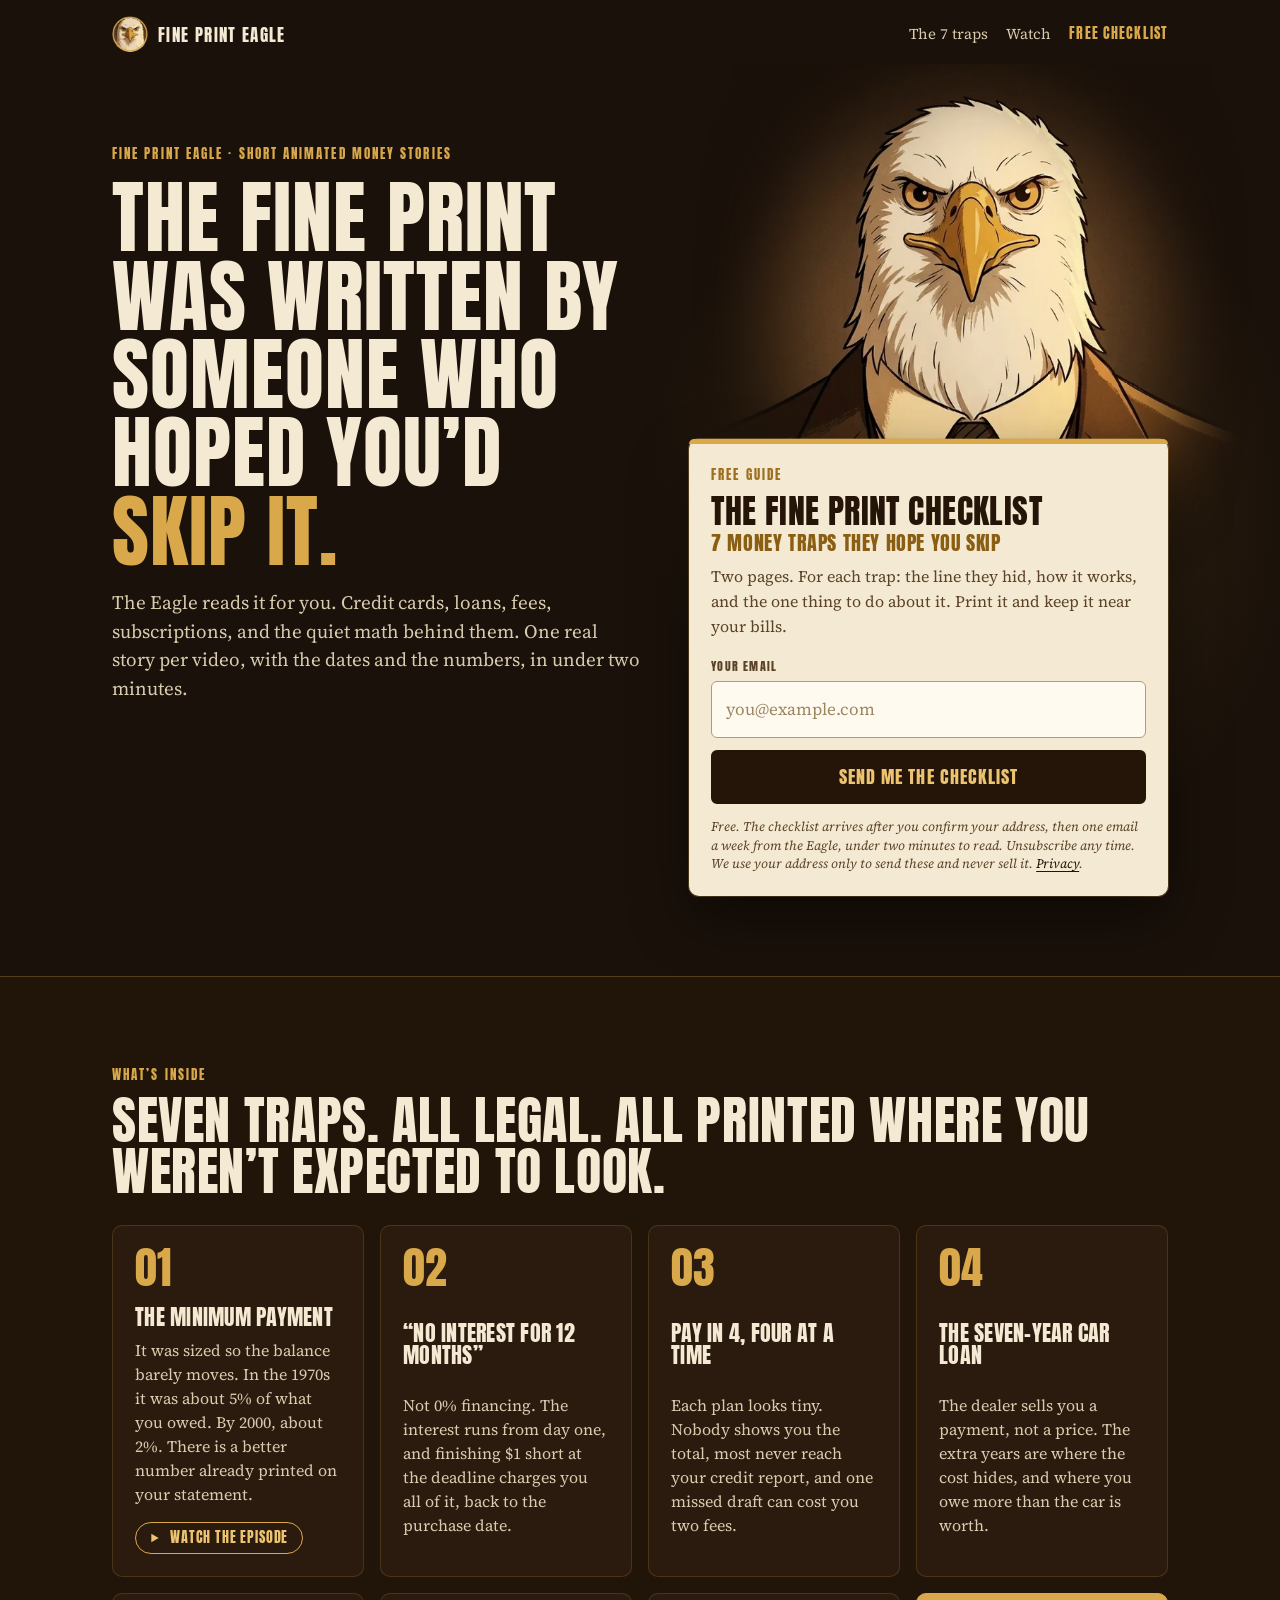
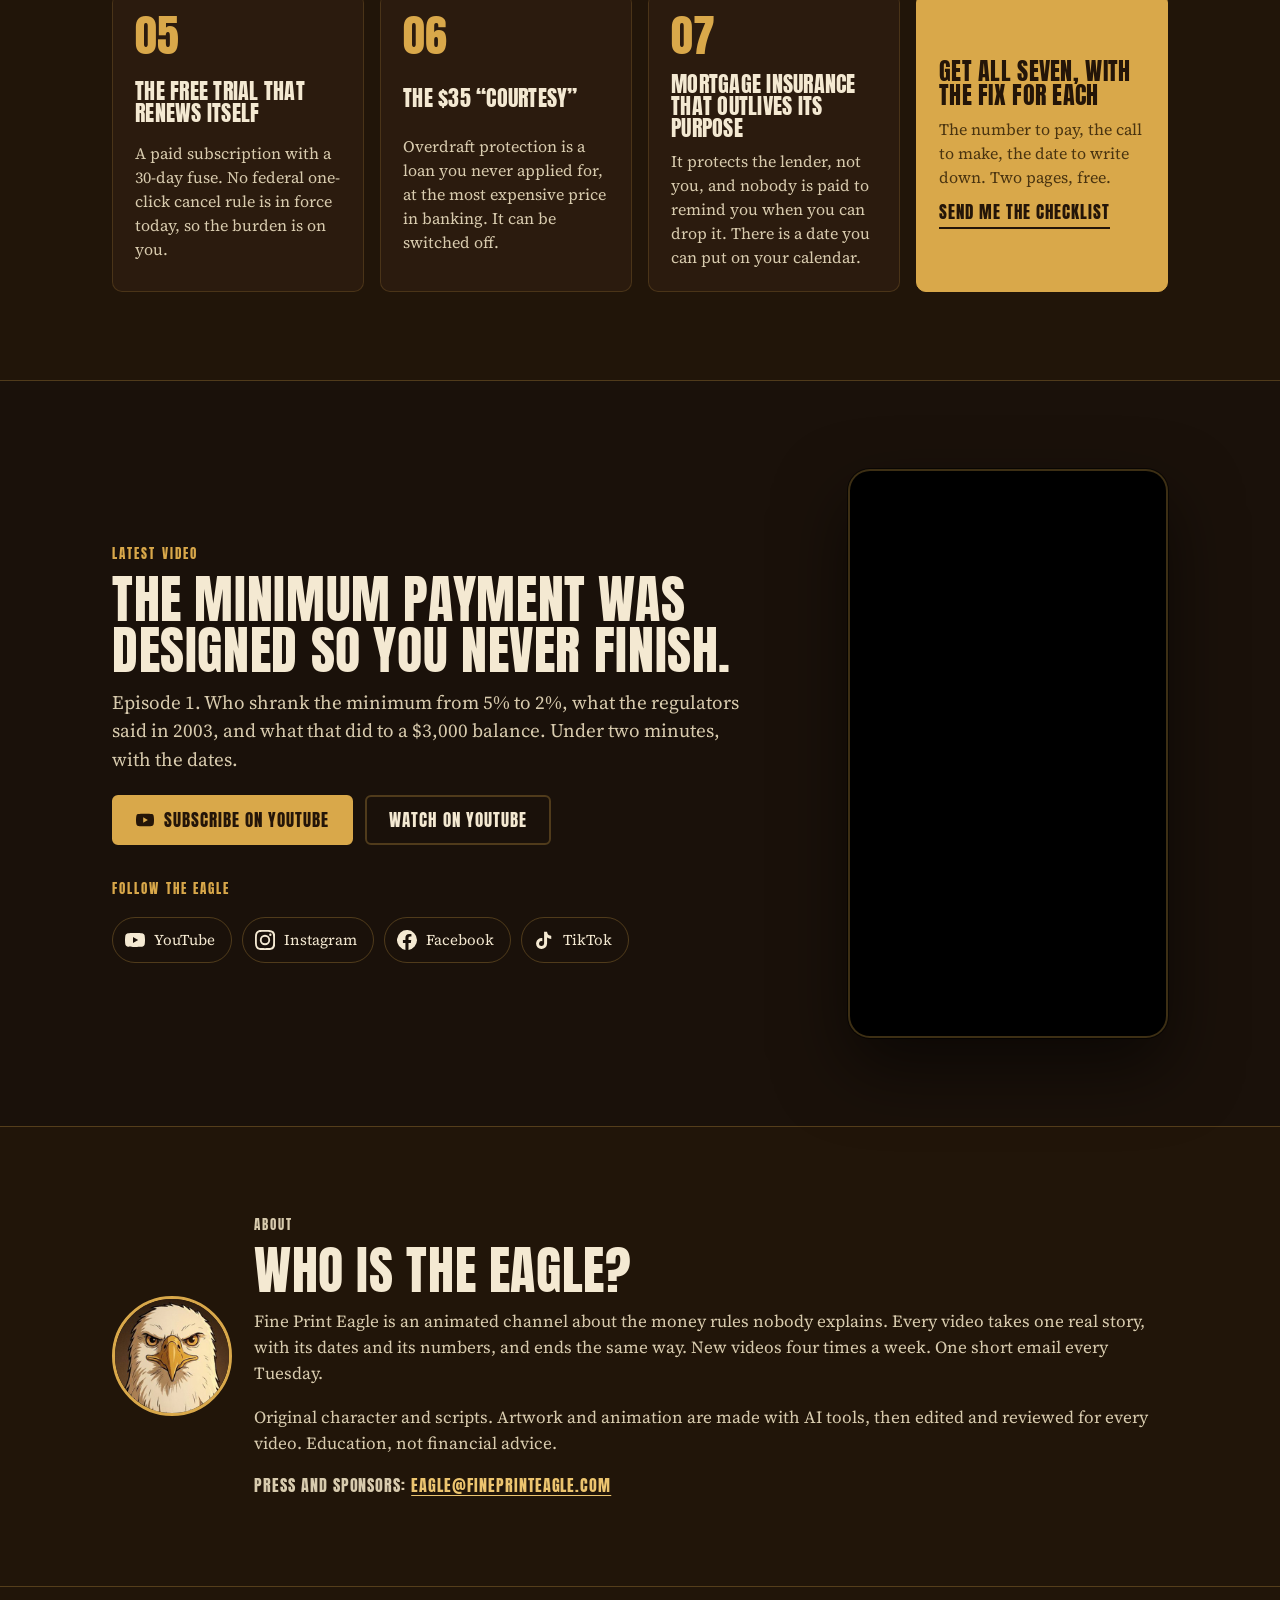
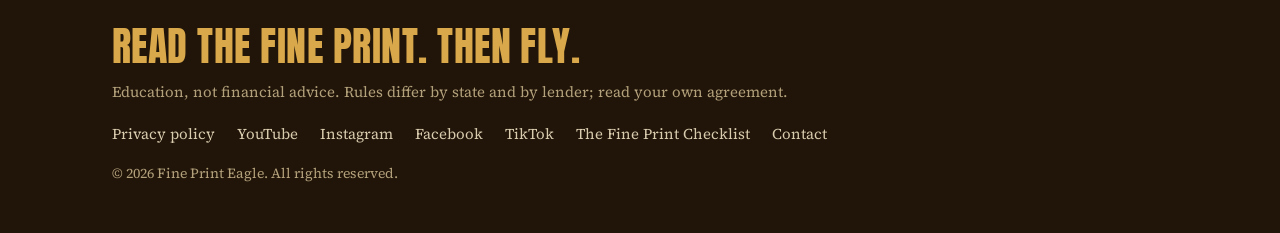
<file: tt/index.html>
<!doctype html>
<html lang="en">
<head>
<meta charset="utf-8">
<meta name="viewport" content="width=device-width, initial-scale=1">
<title>Fine Print Eagle</title>
<meta name="robots" content="noindex, nofollow">
<meta name="theme-color" content="#1a110a">
<link rel="icon" type="image/png" sizes="32x32" href="/assets/favicon-32.png">
<script>location.replace("/?src=tiktok" + (location.hash || ""));</script>
<meta http-equiv="refresh" content="0; url=/?src=tiktok">
<style>body{margin:0;background:#1a110a;color:#d8cbae;font-family:Charter,"Iowan Old Style",Georgia,serif;display:grid;place-items:center;min-height:100vh;text-align:center;padding:24px}a{color:#ecc46f}</style>
</head>
<body>
  <p>Welcome from TikTok. <a href="/?src=tiktok">Continue to Fine Print Eagle</a>.</p>
</body>
</html>
</file>
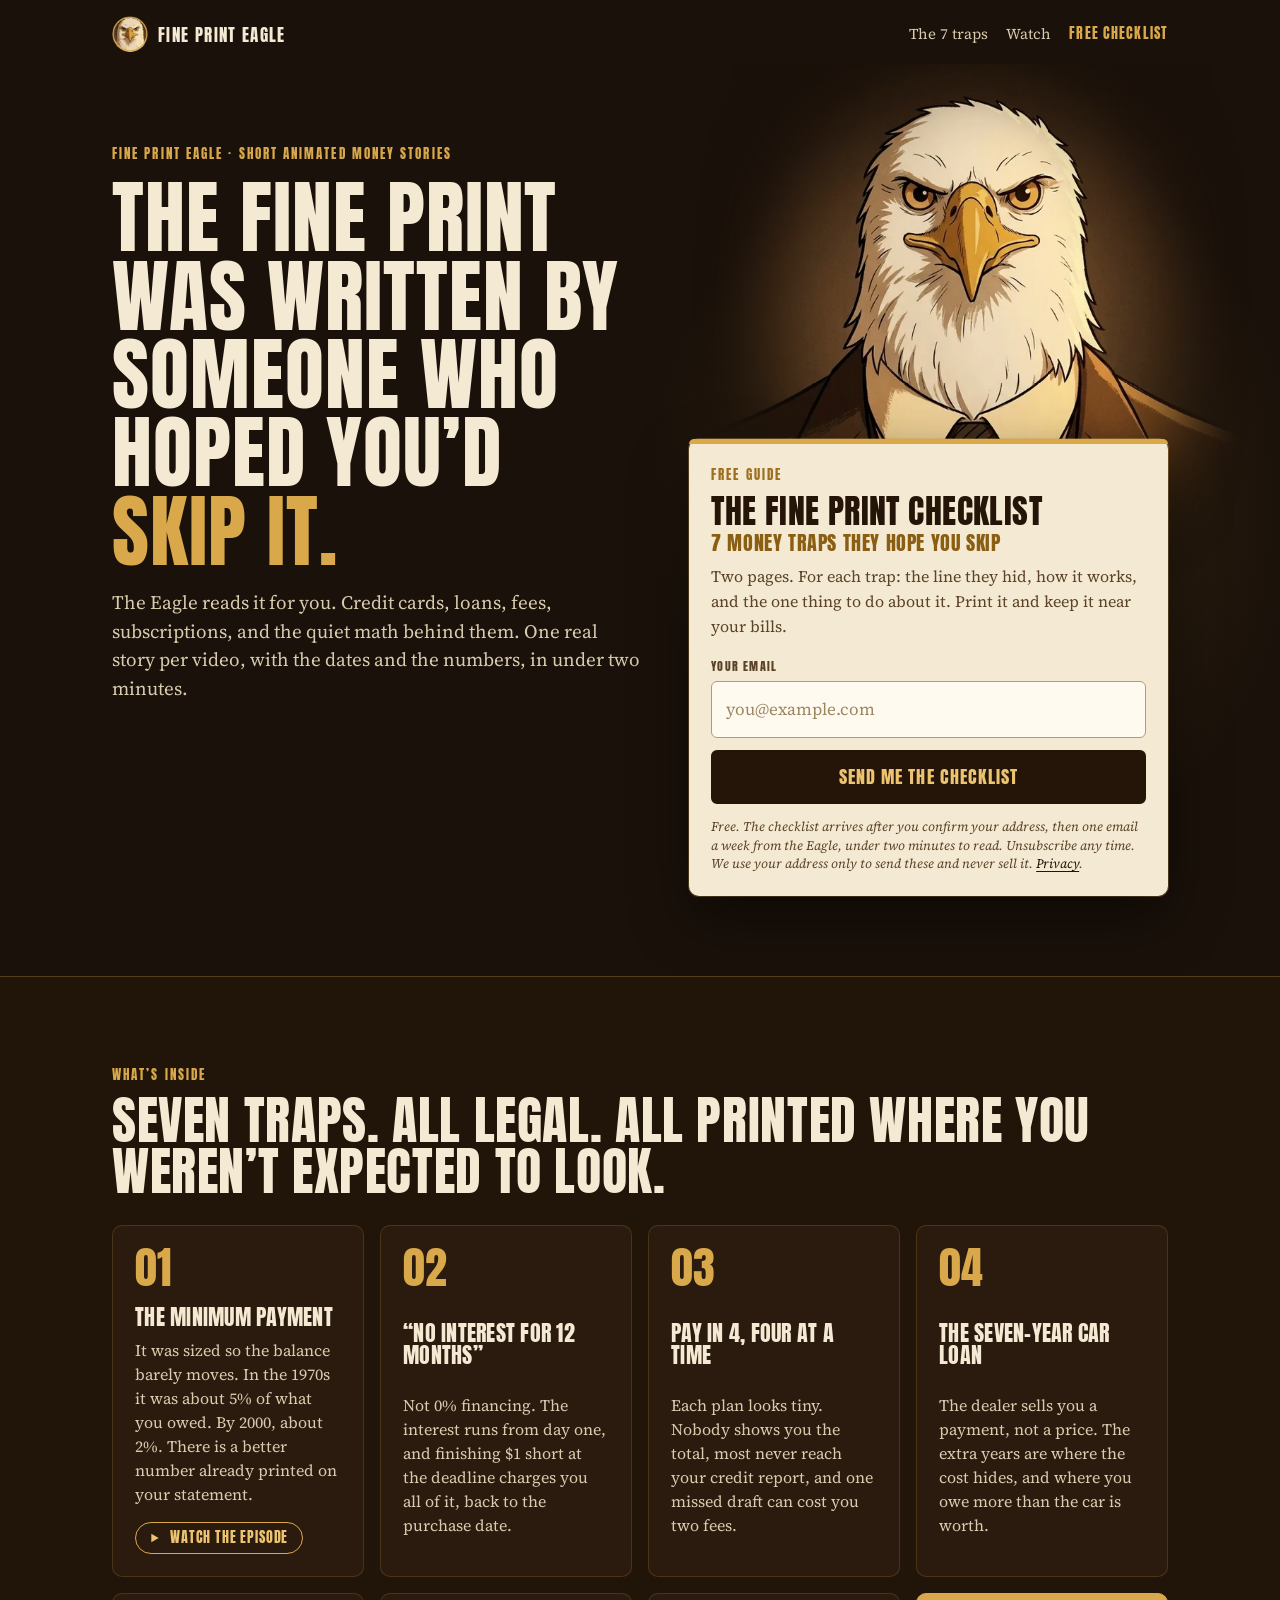
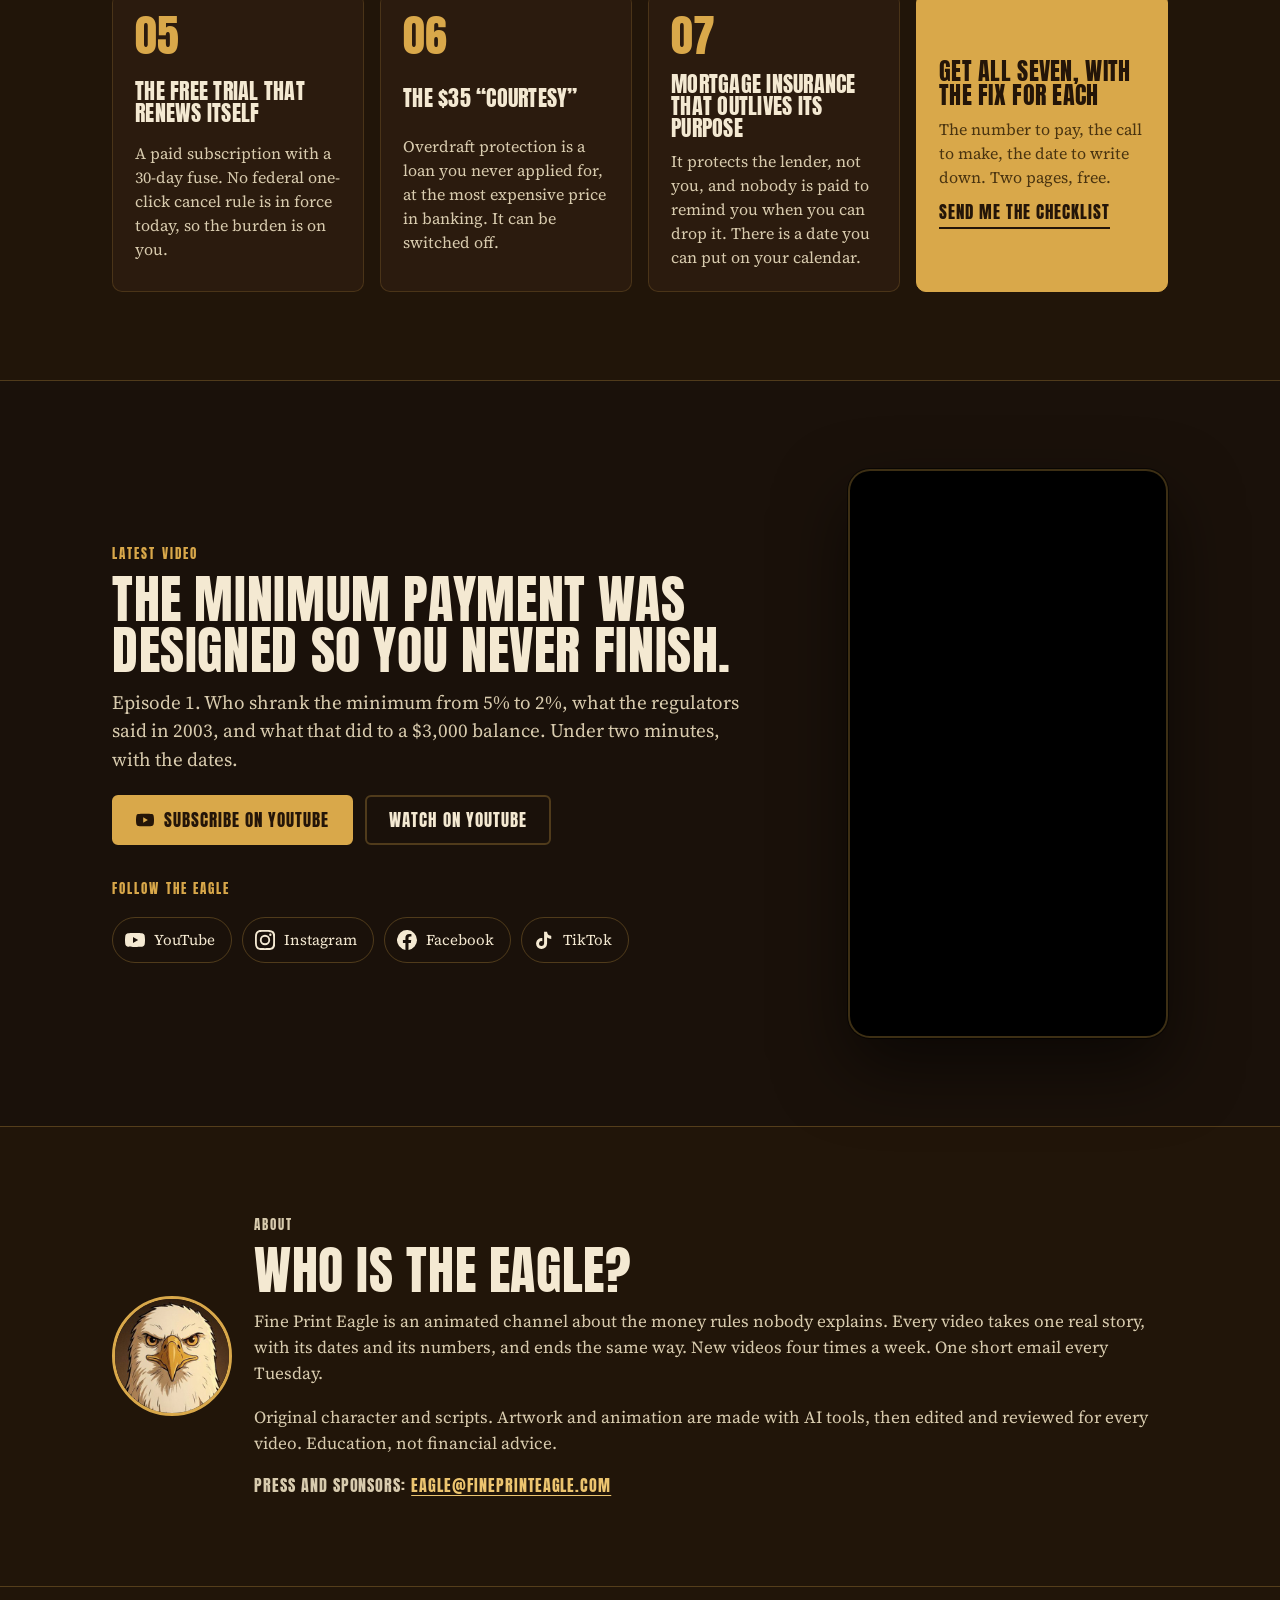
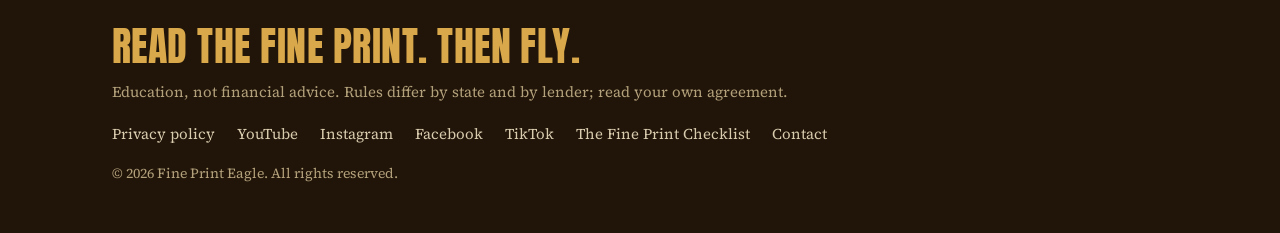
<file: yt/index.html>
<!doctype html>
<html lang="en">
<head>
<meta charset="utf-8">
<meta name="viewport" content="width=device-width, initial-scale=1">
<title>Fine Print Eagle</title>
<meta name="robots" content="noindex, nofollow">
<meta name="theme-color" content="#1a110a">
<link rel="icon" type="image/png" sizes="32x32" href="/assets/favicon-32.png">
<script>location.replace("/?src=youtube" + (location.hash || ""));</script>
<meta http-equiv="refresh" content="0; url=/?src=youtube">
<style>body{margin:0;background:#1a110a;color:#d8cbae;font-family:Charter,"Iowan Old Style",Georgia,serif;display:grid;place-items:center;min-height:100vh;text-align:center;padding:24px}a{color:#ecc46f}</style>
</head>
<body>
  <p>Welcome from YouTube. <a href="/?src=youtube">Continue to Fine Print Eagle</a>.</p>
</body>
</html>
</file>
<file: assets/site.css>
/* Fine Print Eagle — site styles
   Palette from the brand art: dark brown suit, cream feathers, gold eyes. */
:root{
  --bg:#1a110a;
  --bg-2:#211509;
  --bg-3:#2b1b0e;
  --line:rgba(217,168,74,.28);
  --cream:#f4e9d2;
  --cream-2:#d8cbae;
  --muted:#b3a17b;
  --gold:#d9a84a;
  --gold-2:#ecc46f;
  --ink:#241508;
  --ink-2:#5a4328;
  --paper:#f4e9d2;
  --paper-2:#eadcbd;
  --head:"Anton", Impact, "Haettenschweiler", "Arial Narrow Bold", "Avenir Next Condensed", sans-serif;
  --body:"Source Serif 4", Charter, "Iowan Old Style", Georgia, "Times New Roman", serif;
  --max:1120px;
  --gutter:20px;
  --radius:10px;
}
*,*::before,*::after{ box-sizing:border-box; }
html{ -webkit-text-size-adjust:100%; }
@media (prefers-reduced-motion:no-preference){ html{ scroll-behavior:smooth; } }
body{
  margin:0; background:var(--bg); color:var(--cream);
  font-family:var(--body); font-size:17px; line-height:1.55;
  -webkit-font-smoothing:antialiased; overflow-x:hidden;
}
img{ max-width:100%; height:auto; display:block; }
a{ color:var(--gold-2); text-decoration-thickness:1px; text-underline-offset:3px; }
a:hover{ color:var(--cream); }
:focus-visible{ outline:3px solid var(--gold); outline-offset:3px; border-radius:3px; }
::selection{ background:var(--gold); color:var(--ink); }

h1,h2,h3,.display{
  font-family:var(--head); font-weight:400; text-transform:uppercase;
  letter-spacing:.012em; line-height:.98; margin:0; color:var(--cream);
}
p{ margin:0 0 1em; }
.wrap{ width:100%; max-width:var(--max); margin:0 auto; padding-left:var(--gutter); padding-right:var(--gutter); }
.eyebrow{
  font-family:var(--head); text-transform:uppercase; letter-spacing:.16em;
  font-size:13px; color:var(--gold); margin:0 0 10px;
}
.lede{ font-size:19px; line-height:1.5; color:var(--cream-2); max-width:34em; }
.mark{ color:var(--gold); }

.skip{ position:absolute; left:-999px; top:8px; background:var(--gold); color:var(--ink); padding:8px 12px; z-index:50; font-weight:600; }
.skip:focus{ left:8px; }

/* Header */
.top{ position:relative; z-index:2; }
.top .wrap{ display:flex; align-items:center; justify-content:space-between; gap:16px; padding-top:16px; padding-bottom:12px; }
.wordmark{ display:flex; align-items:center; gap:10px; text-decoration:none; color:var(--cream); }
.wordmark img{ width:36px; height:36px; border-radius:50%; }
.wordmark span{ font-family:var(--head); text-transform:uppercase; letter-spacing:.08em; font-size:17px; line-height:1; padding-top:2px; white-space:nowrap; }
.topnav{ display:flex; gap:6px 18px; align-items:center; }
.topnav a{ color:var(--cream-2); text-decoration:none; font-size:15px; white-space:nowrap; }
.topnav a:hover{ color:var(--gold-2); }
.topnav .cta{ color:var(--gold); font-family:var(--head); text-transform:uppercase; letter-spacing:.08em; font-size:14px; }
@media (max-width:599px){ .topnav a:not(.cta){ display:none; } }

/* Buttons */
.btn{
  display:inline-flex; align-items:center; justify-content:center; gap:10px;
  font-family:var(--head); text-transform:uppercase; letter-spacing:.06em; font-size:17px;
  padding:14px 22px; border-radius:6px; text-decoration:none; cursor:pointer; line-height:1;
  border:2px solid transparent; transition:background-color .15s, color .15s, border-color .15s, transform .15s;
}
.btn-gold{ background:var(--gold); color:var(--ink); border-color:var(--gold); }
.btn-gold:hover{ background:var(--gold-2); border-color:var(--gold-2); color:var(--ink); }
.btn-ghost{ background:transparent; color:var(--cream); border-color:var(--line); }
.btn-ghost:hover{ border-color:var(--gold); color:var(--gold-2); }
.btn-ink{ background:var(--ink); color:var(--gold-2); border-color:var(--ink); width:100%; font-size:18px; padding:16px 22px; }
.btn-ink:hover{ background:#3a2612; border-color:#3a2612; color:var(--gold-2); }
.btn svg{ width:18px; height:18px; fill:currentColor; flex:none; }
@media (prefers-reduced-motion:no-preference){ .btn:active{ transform:translateY(1px); } }

/* Hero */
.hero{ position:relative; overflow:hidden; padding:8px 0 56px; }
.hero::before{
  content:""; position:absolute; inset:0; pointer-events:none;
  background:radial-gradient(ellipse 70% 55% at 50% 22%, rgba(217,168,74,.14), transparent 70%);
}
.hero .wrap{ position:relative; display:grid; gap:24px; }
.hero-art{ display:flex; justify-content:center; margin:-6px auto 0; width:min(320px,80vw); }
.hero-art img{ width:100%; aspect-ratio:1/1; }
.hero h1{ font-size:clamp(40px,10.5vw,80px); max-width:11em; }
.hero h1 em{ font-style:normal; color:var(--gold); }
.hero .lede{ margin-top:18px; }
.hero-copy{ text-align:center; }
.hero-copy .lede{ margin-left:auto; margin-right:auto; }
.hero-copy .eyebrow{ margin-bottom:14px; }

/* Signup card */
.card{
  background:var(--paper); color:var(--ink); border-radius:var(--radius);
  padding:26px 22px 22px; box-shadow:0 24px 60px rgba(0,0,0,.45), 0 0 0 1px rgba(217,168,74,.35);
  position:relative; width:100%; max-width:520px; margin:0 auto;
}
.card::before{ content:""; position:absolute; left:0; right:0; top:0; height:5px; background:var(--gold); border-radius:var(--radius) var(--radius) 0 0; }
.card .eyebrow{ color:#9c6f1f; }
.card h2{ color:var(--ink); font-size:34px; line-height:.95; }
.card h2 small{ display:block; font-size:20px; color:#8a5f14; margin-top:6px; letter-spacing:.03em; }
.card p.what{ color:var(--ink-2); margin:12px 0 18px; font-size:16px; }
.field{ display:block; margin:0 0 12px; }
.field span{ display:block; font-family:var(--head); text-transform:uppercase; letter-spacing:.1em; font-size:12px; color:var(--ink-2); margin-bottom:6px; }
.field input{
  width:100%; font:inherit; font-size:17px; padding:14px 14px; border-radius:6px;
  border:1.5px solid #b89b6a; background:#fffaf0; color:var(--ink);
}
.field input::placeholder{ color:#9b875f; }
.field input:focus-visible{ outline:3px solid var(--gold); outline-offset:1px; border-color:var(--ink); }
.fine{ font-size:13px; line-height:1.45; color:var(--ink-2); margin:14px 0 0; font-style:italic; }
.fine a{ color:var(--ink); }
.fine a:hover{ color:#8a5f14; }

/* Sections */
.band{ padding:64px 0; border-top:1px solid var(--line); }
.band-2{ background:var(--bg-2); }
.band-head{ margin-bottom:28px; }
.band h2{ font-size:clamp(32px,6vw,52px); }
.band h2 + .lede{ margin-top:12px; }

/* Traps */
.traps{ list-style:none; margin:0; padding:0; display:grid; gap:14px; counter-reset:trap; }
.trap{
  background:var(--bg-3); border:1px solid rgba(217,168,74,.18); border-radius:var(--radius);
  padding:20px 20px 18px; display:grid; grid-template-columns:auto 1fr; gap:4px 16px; align-items:start;
}
.trap .n{ font-family:var(--head); font-size:40px; line-height:.8; color:var(--gold); grid-row:1 / span 2; padding-top:2px; min-width:1.2em; }
.trap h3{ font-size:22px; line-height:1; padding-top:4px; }
.trap p{ margin:6px 0 0; color:var(--cream-2); font-size:16px; line-height:1.5; }
.trap-watch{ grid-column:2; justify-self:start; display:inline-flex; align-items:center; gap:8px; margin-top:12px; padding:7px 14px 7px 10px; border:1px solid var(--gold); border-radius:999px; color:var(--gold-2); font-family:var(--head); text-transform:uppercase; letter-spacing:.06em; font-size:14px; line-height:1; text-decoration:none; }
.trap-watch svg{ width:16px; height:16px; fill:currentColor; flex:none; }
.trap-watch:hover{ background:var(--gold); color:var(--ink); }
.trap-cta{ background:var(--gold); border-color:var(--gold); color:var(--ink); display:flex; flex-direction:column; justify-content:center; gap:10px; }
.trap-cta h3{ color:var(--ink); font-size:24px; }
.trap-cta p{ color:#4a3410; margin:0; }
.trap-cta a{ color:var(--ink); font-family:var(--head); text-transform:uppercase; letter-spacing:.06em; text-decoration:none; font-size:17px; border-bottom:2px solid var(--ink); padding-bottom:2px; align-self:flex-start; }
.trap-cta a:hover{ color:#3a2612; border-color:transparent; }

/* Video */
.video-grid{ display:grid; gap:32px; align-items:center; }
.phone{
  width:min(300px,78vw); margin:0 auto; aspect-ratio:9/16; background:#000;
  border-radius:22px; overflow:hidden; border:2px solid var(--line);
  box-shadow:0 30px 70px rgba(0,0,0,.55), 0 0 0 1px rgba(0,0,0,.6);
}
.phone iframe{ width:100%; height:100%; border:0; display:block; }
.video-copy .lede{ margin-top:14px; }
.actions{ display:flex; flex-wrap:wrap; gap:12px; margin-top:22px; }

/* Follow */
.follow{ display:flex; flex-wrap:wrap; gap:10px; margin-top:18px; }
.follow a{
  display:inline-flex; align-items:center; gap:9px; text-decoration:none; color:var(--cream);
  border:1px solid var(--line); border-radius:999px; padding:10px 16px 10px 12px; font-size:15px;
}
.follow a:hover{ border-color:var(--gold); color:var(--gold-2); }
.follow svg{ width:20px; height:20px; fill:currentColor; }

/* About */
.about{ display:grid; gap:22px; }
.about img{ width:120px; height:120px; border-radius:50%; border:3px solid var(--gold); }
.about p{ color:var(--cream-2); }
.about .contact{ font-family:var(--head); text-transform:uppercase; letter-spacing:.06em; font-size:16px; }

/* Footer */
footer{ border-top:1px solid var(--line); padding:40px 0 48px; background:var(--bg-2); }
footer .mantra{ font-size:clamp(28px,6vw,40px); color:var(--gold); }
footer .legal{ color:var(--muted); font-size:15px; margin:14px 0 18px; }
footer nav{ display:flex; flex-wrap:wrap; gap:8px 22px; font-size:15px; }
footer nav a{ color:var(--cream-2); text-decoration:none; }
footer nav a:hover{ color:var(--gold-2); text-decoration:underline; }
footer .copy{ color:var(--muted); font-size:14px; margin:18px 0 0; }

/* Text pages (privacy, 404) */
.page{ padding:40px 0 64px; }
.page .wrap{ max-width:760px; }
.page h1{ font-size:clamp(38px,8vw,64px); margin-bottom:8px; }
.page .meta{ color:var(--muted); font-size:15px; margin-bottom:28px; }
.page h2{ font-size:26px; margin:34px 0 10px; color:var(--gold-2); }
.page p, .page li{ color:var(--cream-2); }
.page ul{ padding-left:1.2em; }
.page li{ margin-bottom:6px; }
.notfound{ text-align:center; padding:48px 0 80px; }
.notfound img{ width:160px; height:160px; border-radius:50%; border:3px solid var(--gold); margin:0 auto 24px; }
.notfound .code{ font-family:var(--head); font-size:clamp(90px,24vw,160px); line-height:.85; color:var(--gold); }
.notfound h1{ font-size:clamp(28px,6vw,44px); margin:10px 0 14px; }
.notfound p{ color:var(--cream-2); max-width:30em; margin:0 auto 26px; }

/* Motion */
@media (prefers-reduced-motion:no-preference){
  .rise{ animation:rise .7s ease-out both; }
  .rise.d1{ animation-delay:.08s; } .rise.d2{ animation-delay:.16s; } .rise.d3{ animation-delay:.24s; }
  @keyframes rise{ from{ opacity:0; transform:translateY(12px);} to{ opacity:1; transform:none; } }
}

/* Larger screens */
@media (min-width:700px){
  :root{ --gutter:32px; }
  .traps{ grid-template-columns:1fr 1fr; }
  .about{ grid-template-columns:auto 1fr; align-items:center; }
}
@media (min-width:960px){
  .hero{ padding:16px 0 80px; }
  .hero::before{ background:radial-gradient(ellipse 36% 60% at 76% 48%, rgba(217,168,74,.16), transparent 70%); }
  .hero .wrap{ grid-template-columns:1.05fr .95fr; grid-template-areas:"copy art" "copy card"; column-gap:48px; row-gap:0; align-items:start; }
  .hero-copy{ grid-area:copy; text-align:left; padding-top:40px; position:sticky; top:24px; }
  .hero-copy .lede{ margin-left:0; }
  .hero-art{ grid-area:art; width:min(600px,118%); margin:-56px auto -150px; position:relative; z-index:0; }
  .card{ grid-area:card; margin:0 auto; z-index:1; }
  .traps{ grid-template-columns:repeat(4,1fr); gap:16px; }
  .trap{ grid-template-columns:1fr; padding:22px 22px 22px; }
  .trap .n{ grid-row:auto; font-size:44px; margin-bottom:12px; }
  .trap-watch{ grid-column:auto; }
  .video-grid{ grid-template-columns:1fr auto; gap:56px; }
  .phone{ width:320px; margin:0; }
  .band{ padding:88px 0; }
}

.sr-only{ position:absolute; width:1px; height:1px; padding:0; margin:-1px; overflow:hidden; clip:rect(0,0,0,0); white-space:nowrap; border:0; }
</file>
<file: assets/admin.css>
/* Fine Print Eagle — admin dashboard. Builds on site.css tokens. */
.admin [hidden]{ display:none !important; }
body.admin{ min-height:100vh; display:flex; flex-direction:column; }
.admin main{ flex:1; }
.admin .top .wrap{ padding-top:14px; padding-bottom:12px; }
.admin-tag{ font-style:normal; color:var(--gold); margin-left:6px; letter-spacing:.14em; font-size:12px; vertical-align:2px; }
.linklike{ background:none; border:0; padding:6px 0; font:inherit; color:var(--cream-2); cursor:pointer; font-size:15px; text-decoration:underline; text-underline-offset:3px; text-decoration-color:var(--line); }
.linklike:hover{ color:var(--gold-2); text-decoration-color:currentColor; }
.admin main{ min-height:60vh; }
.admin footer{ padding:28px 0 36px; }
.admin footer .legal{ margin:0; }
.admin footer .legal a{ color:var(--cream-2); }

/* Login */
.login{ padding:28px 0 72px; position:relative; overflow:hidden; }
.login::before{ content:""; position:absolute; inset:0; pointer-events:none; background:radial-gradient(ellipse 60% 50% at 50% 20%, rgba(217,168,74,.14), transparent 70%); }
.login .wrap{ position:relative; }
.login-card{ max-width:440px; text-align:center; padding-top:30px; }
.login-eagle{ width:88px; height:88px; border-radius:50%; border:3px solid var(--gold); margin:0 auto 14px; }
.login-card h1{ color:var(--ink); font-size:34px; line-height:.95; }
.login-card .what{ margin:12px auto 20px; max-width:24em; }
.login-card .field{ text-align:left; }
.form-msg{ min-height:1.4em; margin:12px 0 0; font-size:15px; color:#8a2a1e; font-weight:600; }
.form-msg.ok{ color:#2f6b3a; }
.form-msg:empty{ display:none; }
.card.is-busy .btn{ opacity:.7; pointer-events:none; }

/* Dashboard frame */
.dash{ padding:16px 0 56px; }
.dash-head{ display:flex; flex-wrap:wrap; justify-content:space-between; align-items:flex-end; gap:16px 24px; margin-bottom:20px; }
.dash-head h1{ font-size:clamp(38px,8vw,60px); }
.dash-head .meta{ color:var(--muted); font-size:15px; margin:8px 0 0; }
.range{ display:inline-flex; background:var(--bg-3); border:1px solid var(--line); border-radius:999px; padding:4px; gap:2px; }
.range button{
  font:inherit; font-family:var(--head); text-transform:uppercase; letter-spacing:.08em; font-size:14px;
  color:var(--cream-2); background:transparent; border:0; border-radius:999px; padding:9px 16px; cursor:pointer; line-height:1;
  transition:background-color .15s, color .15s;
}
.range button:hover{ color:var(--gold-2); }
.range button[aria-pressed="true"]{ background:var(--gold); color:var(--ink); }
@media (max-width:479px){ .range{ width:100%; justify-content:space-between; } .range button{ flex:1; padding:10px 6px; font-size:13px; } }

.notice{ border:1px solid var(--line); background:var(--bg-3); border-radius:var(--radius); padding:14px 16px; margin-bottom:18px; color:var(--cream-2); display:flex; flex-wrap:wrap; gap:8px 16px; align-items:center; justify-content:space-between; }
.notice.error{ border-color:rgba(214,96,74,.5); background:rgba(214,96,74,.08); color:var(--cream); }
.notice .btn.small{ margin:0; }

/* Tiles */
.tiles{ display:grid; grid-template-columns:1fr 1fr; gap:12px; margin-bottom:18px; }
.tile{ background:var(--bg-3); border:1px solid rgba(217,168,74,.18); border-radius:var(--radius); padding:16px 16px 14px; display:grid; gap:2px; }
.tile-label{ font-family:var(--head); text-transform:uppercase; letter-spacing:.14em; font-size:12px; color:var(--gold); }
.tile-num{ font-family:var(--head); font-size:clamp(34px,8vw,48px); line-height:1; color:var(--cream); min-height:1em; }
.tile-sub{ color:var(--muted); font-size:13px; }
.loading .tile-num::after, .loading .skel{ content:""; display:block; height:.8em; width:2.4em; border-radius:4px; background:linear-gradient(90deg, rgba(217,168,74,.12), rgba(217,168,74,.28), rgba(217,168,74,.12)); background-size:200% 100%; animation:shimmer 1.2s linear infinite; }
@keyframes shimmer{ to{ background-position:-200% 0; } }
.skel{ margin:8px 0; width:100% !important; height:14px !important; }

/* Panels */
.panel{ background:var(--bg-2); border:1px solid rgba(217,168,74,.18); border-radius:var(--radius); padding:18px 18px 16px; margin-bottom:14px; }
.panel-head{ margin-bottom:12px; }
.panel-head h2{ font-size:22px; line-height:1; color:var(--cream); }
.panel-head .hint{ color:var(--muted); font-size:14px; margin:6px 0 0; }
.panel-head-actions{ display:flex; flex-wrap:wrap; justify-content:space-between; align-items:flex-start; gap:10px 16px; }
.actions-row{ display:flex; flex-wrap:wrap; gap:8px; }
.btn.small{ font-size:14px; padding:10px 14px; }
.grid-2{ display:grid; gap:14px; }
.muted{ color:var(--muted); }
.none{ color:var(--muted); font-style:italic; font-size:15px; margin:4px 0 2px; }

/* Ranked rows with a proportional bar behind the number */
.rows{ display:grid; gap:6px; margin:0; padding:0; list-style:none; }
.row{ display:grid; grid-template-columns:1fr auto; gap:4px 12px; align-items:center; padding:7px 10px; border-radius:6px; position:relative; overflow:hidden; background:rgba(255,255,255,.015); }
.row::before{ content:""; position:absolute; left:0; top:0; bottom:0; width:var(--w,0%); background:rgba(217,168,74,.16); border-right:2px solid rgba(217,168,74,.45); border-radius:4px; transition:width .4s ease; }
.row > *{ position:relative; }
.row .name{ color:var(--cream); font-size:16px; }
.row .name small{ display:block; color:var(--muted); font-size:13px; }
.row .num{ font-family:var(--head); font-size:20px; color:var(--cream); text-align:right; line-height:1; }
.row .num small{ display:block; font-family:var(--body); font-size:12px; color:var(--muted); margin-top:3px; letter-spacing:0; }

/* Bar chart */
.chart{ position:relative; width:100%; min-height:200px; }
.chart svg{ width:100%; height:220px; display:block; overflow:visible; }
.chart .grid line{ stroke:rgba(244,233,210,.1); stroke-width:1; }
.chart .axis text{ fill:var(--muted); font-family:var(--body); font-size:12px; }
.chart .bar{ fill:var(--gold); opacity:.85; transition:opacity .15s; }
.chart .bar:hover, .chart .bar.is-hot{ opacity:1; fill:var(--gold-2); }
.chart .bar-hit{ fill:transparent; cursor:default; }
.chart .peak{ fill:var(--cream); font-family:var(--head); font-size:13px; letter-spacing:.04em; }
.tooltip{ position:fixed; z-index:20; pointer-events:none; background:var(--paper); color:var(--ink); border-radius:6px; padding:8px 10px; font-size:13px; line-height:1.35; box-shadow:0 10px 30px rgba(0,0,0,.45); transform:translate(-50%, calc(-100% - 10px)); white-space:nowrap; }
.tooltip strong{ font-family:var(--head); font-weight:400; font-size:15px; letter-spacing:.03em; display:block; }

/* Empty state */
.empty{ text-align:center; padding:36px 20px 40px; background:var(--bg-3); border:1px dashed var(--line); border-radius:var(--radius); margin-bottom:14px; }
.empty img{ width:96px; height:96px; border-radius:50%; border:3px solid var(--gold); margin:0 auto 14px; }
.empty h2{ font-size:28px; margin-bottom:8px; }
.empty p{ color:var(--cream-2); max-width:30em; margin:0 auto; }

/* Signups table */
.kit-note{ color:var(--muted); font-size:14px; margin:0 0 12px; padding:10px 12px; border-left:3px solid var(--line); background:rgba(217,168,74,.05); border-radius:0 6px 6px 0; }
.table-wrap{ overflow:auto; }
table.data{ width:100%; border-collapse:collapse; font-size:15px; }
table.data th{ text-align:left; font-family:var(--head); font-weight:400; text-transform:uppercase; letter-spacing:.12em; font-size:12px; color:var(--gold); padding:6px 10px 10px; border-bottom:1px solid var(--line); white-space:nowrap; }
table.data td{ padding:11px 10px; border-bottom:1px solid rgba(217,168,74,.1); vertical-align:top; color:var(--cream-2); }
table.data td.email{ color:var(--cream); word-break:break-all; font-weight:600; }
table.data td.num{ text-align:right; font-variant-numeric:tabular-nums; }
.pill{ display:inline-block; font-family:var(--head); text-transform:uppercase; letter-spacing:.08em; font-size:12px; padding:5px 9px 4px; border-radius:999px; line-height:1; white-space:nowrap; border:1px solid transparent; }
.pill.yes{ background:rgba(96,178,112,.15); color:#9fdcaa; border-color:rgba(96,178,112,.4); }
.pill.no{ background:rgba(217,168,74,.12); color:var(--gold-2); border-color:rgba(217,168,74,.4); }
.pill.off{ background:rgba(214,96,74,.12); color:#f0a08e; border-color:rgba(214,96,74,.4); }
.pill.unknown{ background:rgba(244,233,210,.06); color:var(--muted); border-color:rgba(244,233,210,.15); }
@media (max-width:639px){
  table.data thead{ position:absolute; left:-9999px; }
  table.data tr{ display:grid; grid-template-columns:1fr auto; gap:2px 12px; padding:12px 4px; border-bottom:1px solid rgba(217,168,74,.14); }
  table.data td{ display:block; padding:0; border:0; }
  table.data td.email{ grid-column:1 / -1; font-size:16px; }
  table.data td.date{ font-size:14px; color:var(--muted); }
  table.data td.source{ font-size:14px; color:var(--muted); }
  table.data td.source::before{ content:"from "; }
  table.data td.confirmed{ grid-column:2; grid-row:2 / span 2; align-self:center; }
}

/* Sections: "Your channels" and "Your website" */
.dash-section{ margin-bottom:28px; }
.section-head{ display:flex; flex-wrap:wrap; justify-content:space-between; align-items:flex-end; gap:12px 20px; margin-bottom:14px; }
.section-head h2{ font-size:clamp(28px,6vw,36px); color:var(--cream); }
.section-head .meta{ color:var(--muted); font-size:15px; margin:6px 0 0; }
.section-head .btn.small{ margin:0; }
.section-head .btn[disabled]{ opacity:.6; cursor:default; }
.open-app{ font-family:var(--head); text-transform:uppercase; letter-spacing:.08em; font-size:12px; color:var(--muted); text-decoration:none; white-space:nowrap; align-self:center; }
.open-app::after{ content:" \2197"; }
.open-app:hover{ color:var(--gold-2); }

/* Channel cards */
.channels{ display:grid; grid-template-columns:1fr 1fr; gap:12px; margin-bottom:14px; }
.channel{ background:var(--bg-3); border:1px solid rgba(217,168,74,.18); border-radius:var(--radius); padding:14px 14px 12px; display:flex; flex-direction:column; min-width:0; }
.channel-head{ margin-bottom:8px; }
.channel-app{ margin-top:auto; padding-top:12px; align-self:flex-start; }
.channel-name{ font-family:var(--head); text-transform:uppercase; letter-spacing:.14em; font-size:12px; color:var(--gold); line-height:1.2; }
.channel-num{ font-family:var(--head); font-size:clamp(34px,8vw,48px); line-height:1; color:var(--cream); margin:0; font-variant-numeric:tabular-nums; }
.channel-unit{ color:var(--muted); font-size:13px; margin:2px 0 0; }
.change{ font-size:13px; color:var(--muted); margin:8px 0 0; line-height:1.3; }
.change b{ font-family:var(--head); font-weight:400; font-size:15px; letter-spacing:.02em; color:var(--cream); }
.change.up b{ color:#9fdcaa; }
.change.down b{ color:#f0a08e; }
.spark{ display:block; width:100%; height:38px; margin:10px 0 2px; overflow:visible; }
.spark .line{ fill:none; stroke:var(--gold); stroke-width:2; stroke-linejoin:round; stroke-linecap:round; }
.spark .area{ fill:rgba(217,168,74,.12); stroke:none; }
.spark .end{ fill:var(--gold-2); stroke:var(--bg-3); stroke-width:2; }
.spark .hit{ fill:transparent; }
.spark .hot{ fill:var(--cream); stroke:var(--bg-3); stroke-width:2; }
.channel-stats{ display:grid; grid-template-columns:1fr 1fr; gap:8px; margin:10px 0 0; padding-top:10px; border-top:1px solid rgba(217,168,74,.14); }
.channel-stats div{ min-width:0; }
.channel-stats dt{ font-family:var(--head); text-transform:uppercase; letter-spacing:.12em; font-size:11px; color:var(--muted); }
.channel-stats dd{ margin:2px 0 0; font-family:var(--head); font-size:18px; line-height:1; color:var(--cream); font-variant-numeric:tabular-nums; }
.channel-stats dd small{ display:block; font-family:var(--body); font-size:12px; color:var(--muted); margin-top:3px; letter-spacing:0; }
.channel-note{ margin:10px 0 0; font-size:12px; color:var(--muted); line-height:1.35; }
.channel-note .pill{ margin-right:4px; vertical-align:1px; }
.channel.is-off{ background:transparent; border-style:dashed; border-color:var(--line); }
.channel.is-off .off-title{ font-family:var(--head); text-transform:uppercase; letter-spacing:.04em; font-size:22px; line-height:1; color:var(--cream-2); margin:6px 0 6px; }
.channel.is-off .off-sub{ color:var(--muted); font-size:14px; line-height:1.4; margin:0; overflow-wrap:anywhere; display:-webkit-box; -webkit-line-clamp:4; -webkit-box-orient:vertical; overflow:hidden; }
.channel.loading-card .skel{ margin:6px 0; }

/* Top posts table (own phone layout, overriding the signups one) */
.post-link{ color:var(--cream); text-decoration:none; font-weight:600; }
.post-link:hover{ color:var(--gold-2); text-decoration:underline; }
.post-meta{ display:none; }
table.posts td.platform{ white-space:nowrap; }
table.posts td.date{ white-space:nowrap; }
table.posts th.num{ text-align:right; }
@media (max-width:639px){
  table.data.posts tr{ display:flex; flex-wrap:wrap; gap:4px 16px; padding:12px 4px; }
  table.data.posts td{ display:block; padding:0; border:0; }
  table.data.posts td.post{ flex:1 1 100%; min-width:0; font-size:16px; overflow-wrap:anywhere; }
  table.data.posts td.platform, table.data.posts td.date{ display:none; }
  table.data.posts .post-meta{ display:block; color:var(--muted); font-size:13px; margin-top:2px; font-weight:400; }
  table.data.posts td.num{ text-align:left; font-size:14px; color:var(--cream); }
  table.data.posts td.num::after{ content:" " attr(data-unit); color:var(--muted); }
}

/* Where your followers are: one country list per app, plus all apps together */
.panel-head h3{ font-size:22px; line-height:1; color:var(--cream); }
.where-apps{ display:grid; grid-template-columns:1fr; gap:12px; align-items:start; }
.where-card .channel-head{ margin-bottom:10px; }
.where-basis{ margin:4px 0 0; color:var(--muted); font-size:14px; line-height:1.3; }
.where-rows .row{ padding:6px 10px; }
.where-rows .row .name{ font-size:15px; min-width:0; overflow-wrap:anywhere; }
.where-rows .row .num{ font-size:18px; }
.where-rows .row .num small{ white-space:nowrap; }
.where-more{ margin:8px 0 0; padding-left:10px; color:var(--cream-2); font-size:14px; }
.where-checked{ margin:10px 0 0; padding-top:10px; border-top:1px solid rgba(217,168,74,.14); color:var(--muted); font-size:12px; line-height:1.35; }
.where-card.is-off .off-sub{ -webkit-line-clamp:5; }
.where-card.loading-card .skel{ margin:8px 0; }
.where-alert{ margin:0 0 10px; padding:8px 10px; font-size:13px; line-height:1.4; color:var(--cream); border-left:3px solid rgba(214,96,74,.7); background:rgba(214,96,74,.08); border-radius:0 6px 6px 0; }
.where-card.is-off .where-checked{ margin-top:12px; }

@media (min-width:700px){
  .where-apps{ grid-template-columns:1fr 1fr; }
  .tiles{ grid-template-columns:repeat(4,1fr); }
  .channel{ padding:16px 16px 14px; }
  .grid-2{ grid-template-columns:1fr 1fr; }
  .panel{ padding:22px 22px 20px; }
  .dash{ padding:28px 0 72px; }
}
@media (min-width:1000px){ .channels{ grid-template-columns:repeat(4,1fr); } }
@media (max-width:359px){ .channels{ grid-template-columns:1fr; } }
@media (prefers-reduced-motion:reduce){ .row::before{ transition:none; } .loading .tile-num::after, .loading .skel{ animation:none; } }

/* US states: a sub-block of "Where your followers are" (same cards and rows as the countries) */
.admin h4{ font-family:var(--head); font-weight:400; text-transform:uppercase; letter-spacing:.012em; line-height:.98; margin:0; color:var(--cream); }
.panel-head h4{ font-size:22px; line-height:1; color:var(--cream); }
.where-states{ margin-top:22px; padding-top:20px; border-top:1px solid rgba(217,168,74,.14); }
.where-sub-head{ margin-bottom:14px; }
.where-sub-head h3{ font-size:clamp(24px,5vw,30px); color:var(--cream); }
.where-sub-head .meta{ color:var(--muted); font-size:15px; margin:6px 0 0; }
.where-card h4.channel-name{ font-family:var(--head); text-transform:uppercase; letter-spacing:.14em; font-size:12px; color:var(--gold); line-height:1.2; }
</file>
